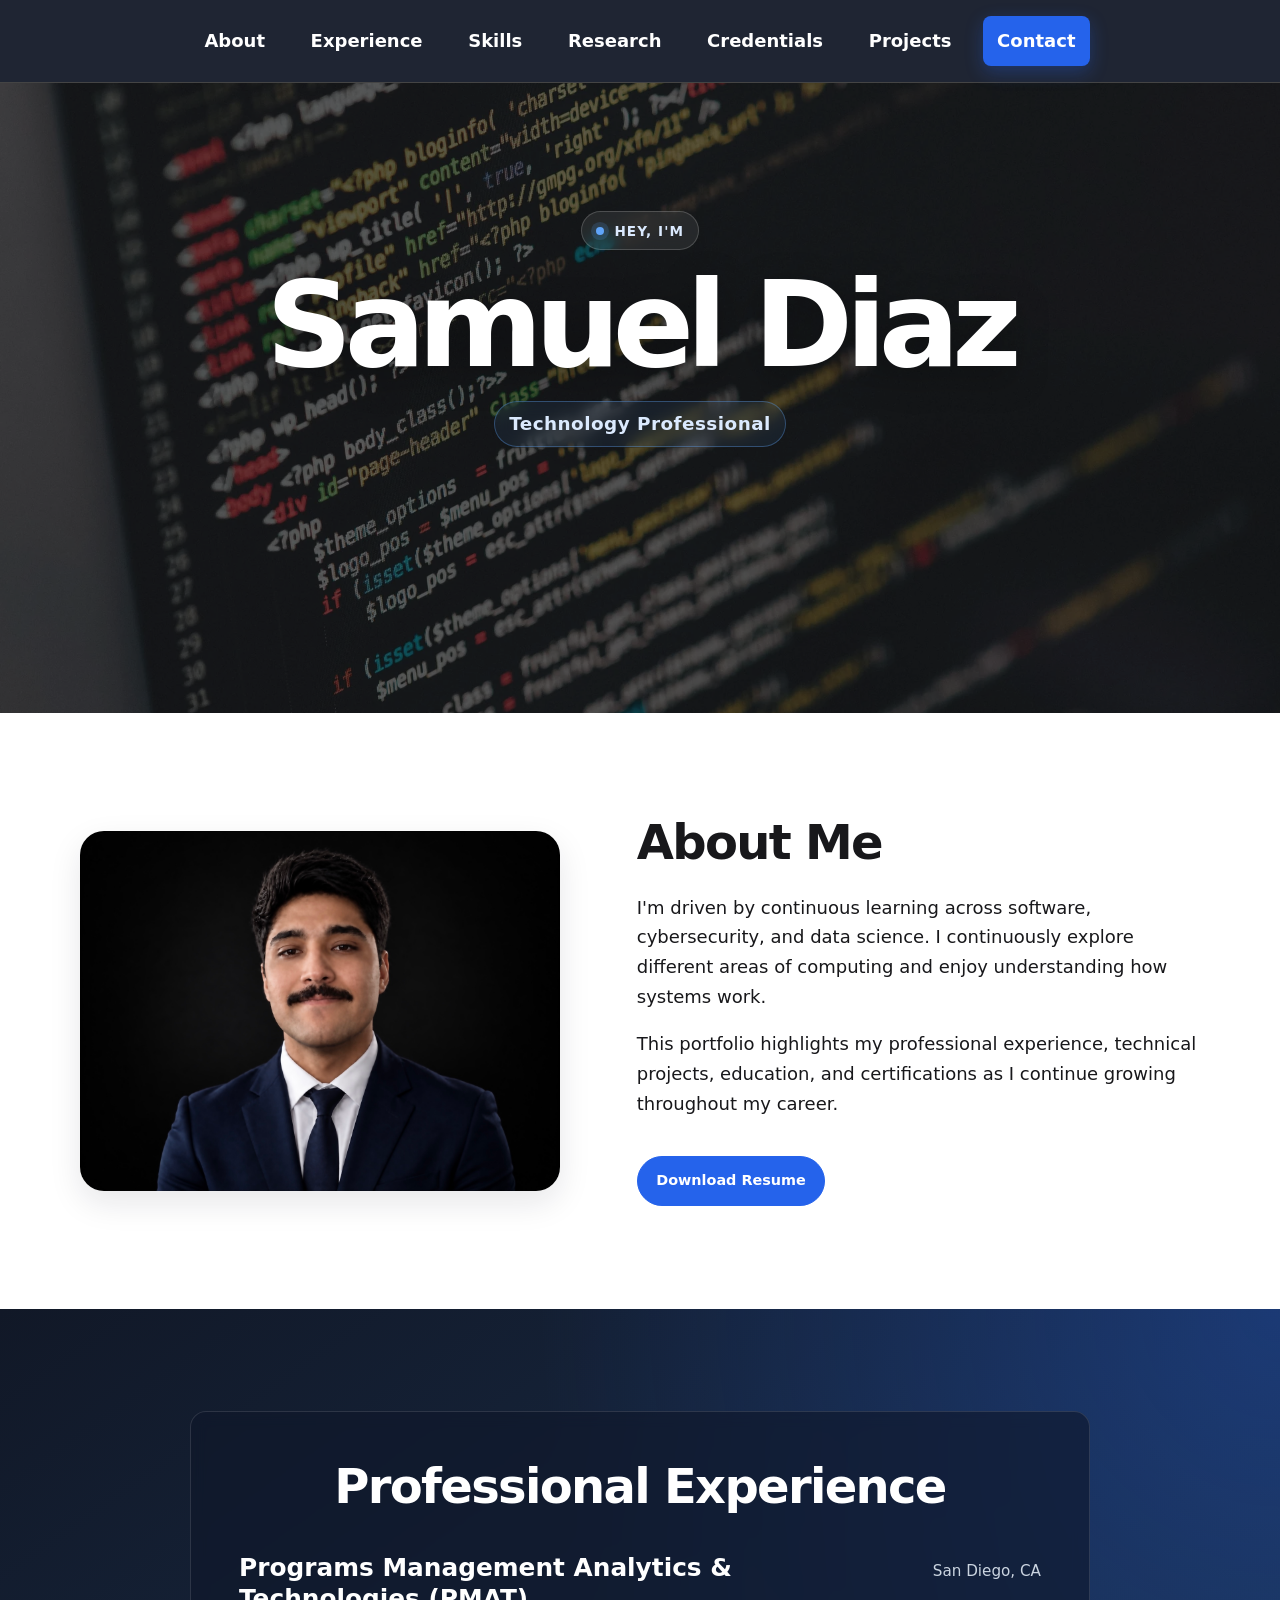
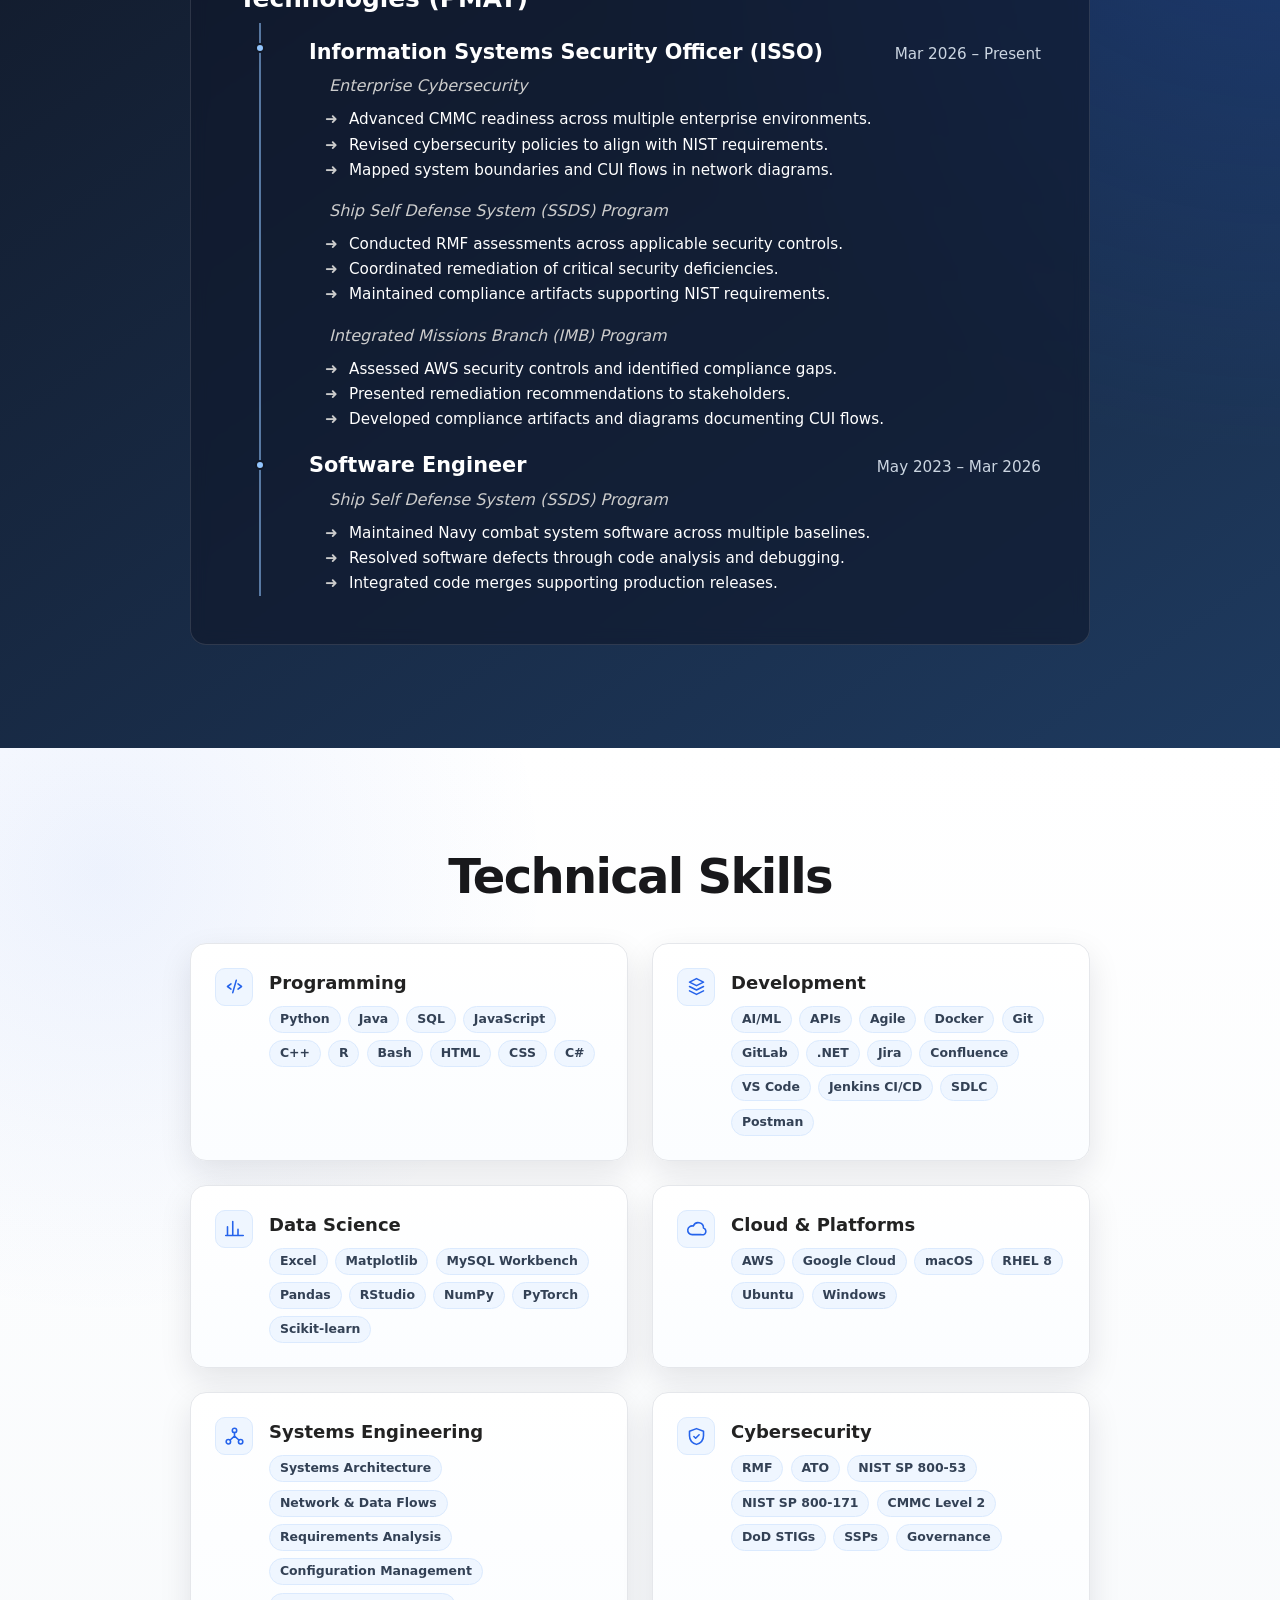
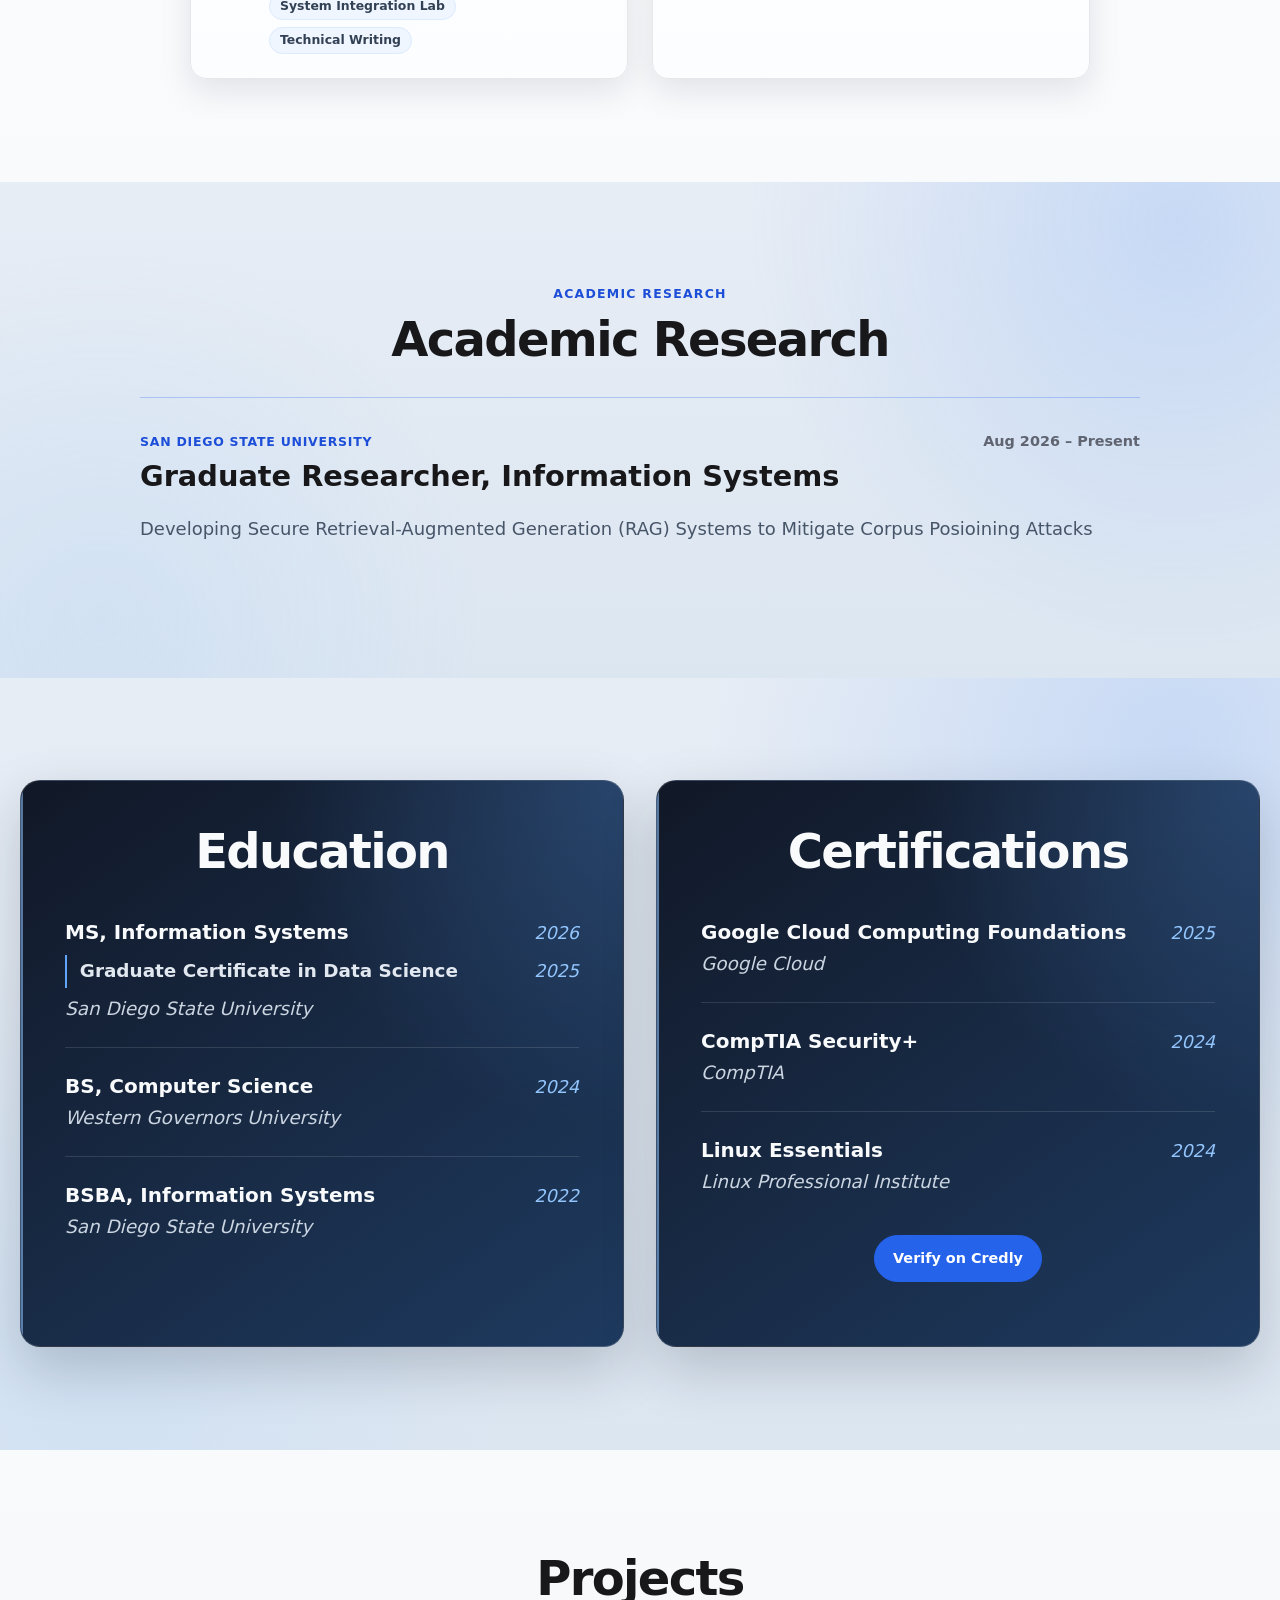
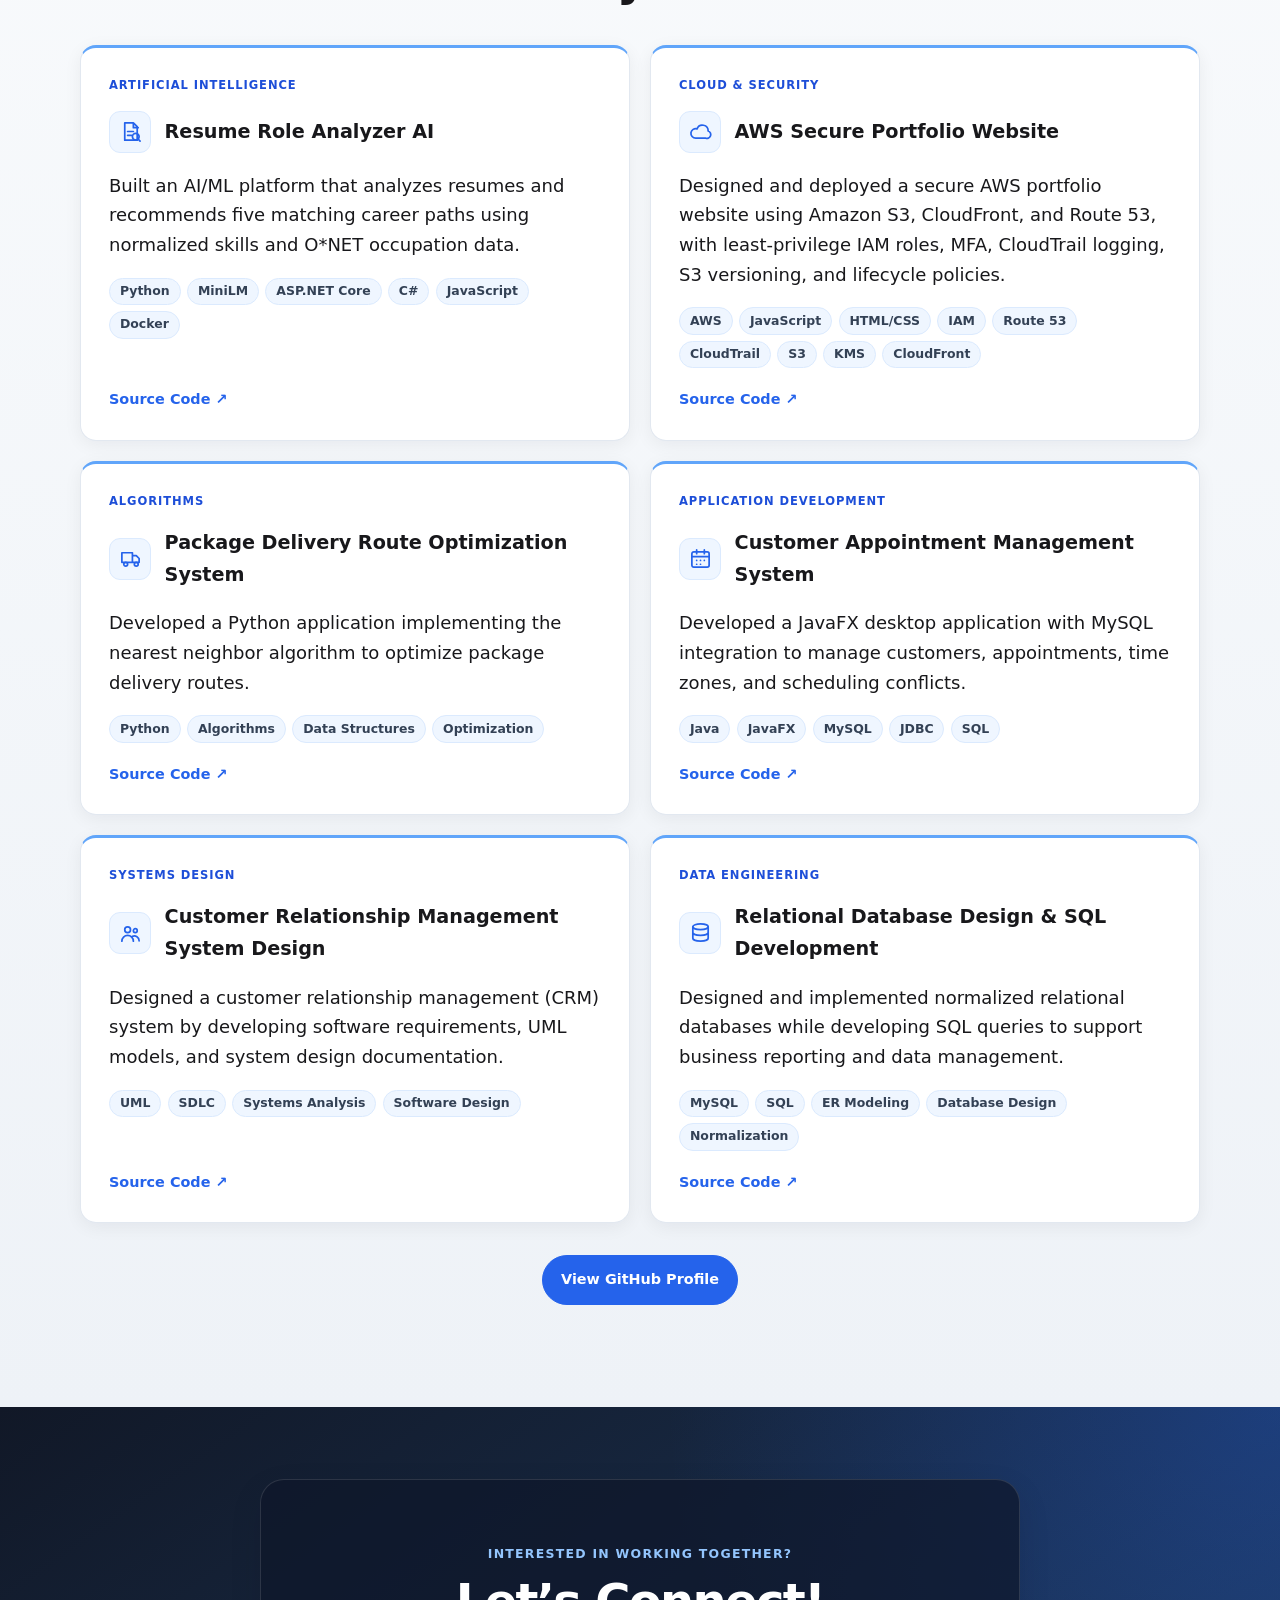
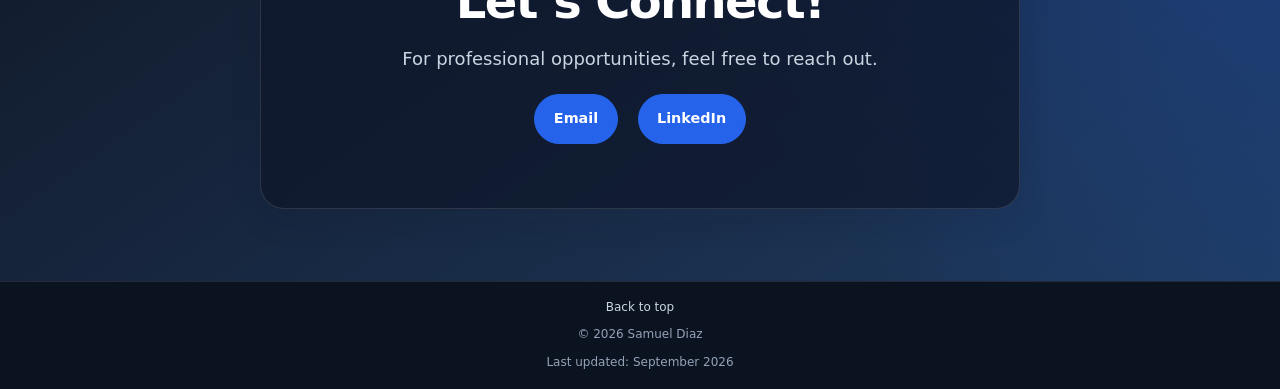
<file: samueldiaz.tech/index.html>
<!DOCTYPE html>
<html lang="en">
<head>
    <meta charset="UTF-8">
    <meta name="viewport" content="width=device-width, initial-scale=1.0">
    <meta name="description" content="Samuel Diaz's technology portfolio featuring experience and projects.">
    <meta name="theme-color" content="#111827">
    <meta property="og:type" content="website">
    <meta property="og:title" content="Samuel Diaz | Technology Portfolio">
    <meta property="og:description" content="Explore Samuel Diaz's experience and projects across software engineering, cybersecurity, cloud, and data science.">
    <meta name="twitter:card" content="summary">
    <meta name="twitter:title" content="Samuel Diaz | Technology Portfolio">
    <meta name="twitter:description" content="Explore Samuel Diaz's experience and projects across software engineering, cybersecurity, cloud, and data science.">
    <title>Samuel Diaz | Technology Portfolio</title>
    <link rel="icon" href="media/favicon.svg" type="image/svg+xml">
    <link rel="stylesheet" href="css/styles.css?v=20260903-1">
    <script src="js/main.js?v=20260816-4" defer></script>
</head>
<body>
    <a href="#main-content" class="skip-link">Skip to main content</a>
    <!-- Navigation Pane -->
    <header>
        <button class="nav-toggle" type="button" aria-expanded="false" aria-controls="primary-navigation" aria-label="Open navigation menu">
            <span></span>
            <span></span>
            <span></span>
        </button>
        <nav class="site-nav" aria-label="Primary navigation">
            <ul class="nav-links" id="primary-navigation">
                <li><a href="#about">About</a></li>
                <li><a href="#experience">Experience</a></li>
                <li><a href="#skills">Skills</a></li>
                <li><a href="#research">Research</a></li>
                <li><a href="#credentials">Credentials</a></li>
                <li><a href="#projects">Projects</a></li>
                <li><a href="#contact">Contact</a></li>
            </ul>
        </nav>
    </header>

    <main id="main-content" tabindex="-1">
    <!-- Home Section -->
    <section id="home" class="section">
        <div class="container">
            <p class="hero-eyebrow slide-in-left"><span></span>Hey, I'm</p>
            <h1 class="hero-name slide-in-right">Samuel Diaz</h1>
            <p class="hero-focus slide-in-left" aria-label="Technology Professional">Technology Professional</p>
        </div>
    </section>

    <!-- About Section -->
    <section id="about" class="section">
        <div class="container">
            <div class="about-layout">
                <img class="about-photo" src="media/professional-headshot-samuel-diaz.webp" alt="Professional portrait of Samuel Diaz" loading="lazy" decoding="async" width="1000" height="750">
                <div class="about-content">
                    <h2>About Me</h2>
                    <p>I'm driven by continuous learning across software, cybersecurity, and data science. I continuously explore different areas of computing and enjoy understanding how systems work.</p>
                    <p>This portfolio highlights my professional experience, technical projects, education, and certifications as I continue growing throughout my career.</p>
                    <a href="media/tech-resume-samuel-diaz.pdf" class="btn" download>Download Resume</a>
                </div>
            </div>
        </div>
    </section>

    <!-- Experience Section -->
    <section id="experience" class="section">
        <div class="container">
            <h2>Professional Experience</h2>
            <div class="company-heading">
                <h3>Programs Management Analytics &amp; Technologies (PMAT)</h3>
                <p class="experience-location">San Diego, CA</p>
            </div>
            <div class="company-roles">
                <div class="role-entry">
                    <h4 class="job-heading">
                        <span class="job-title">Information Systems Security Officer (ISSO)</span>
                        <span class="job-date">Mar 2026 – Present</span>
                    </h4>
                    <p class="experience-subheading">Enterprise Cybersecurity</p>
                    <ul>
                        <li>Advanced CMMC readiness across multiple enterprise environments.</li>
                        <li>Revised cybersecurity policies to align with NIST requirements.</li>
                        <li>Mapped system boundaries and CUI flows in network diagrams.</li>
                    </ul>
                    <p class="experience-subheading">Ship Self Defense System (SSDS) Program</p>
                    <ul>
                        <li>Conducted RMF assessments across applicable security controls.</li>
                        <li>Coordinated remediation of critical security deficiencies.</li>
                        <li>Maintained compliance artifacts supporting NIST requirements.</li>
                    </ul>
                    <p class="experience-subheading">Integrated Missions Branch (IMB) Program</p>
                    <ul>
                        <li>Assessed AWS security controls and identified compliance gaps.</li>
                        <li>Presented remediation recommendations to stakeholders.</li>
                        <li>Developed compliance artifacts and diagrams documenting CUI flows.</li>
                    </ul>
                </div>
                <div class="role-entry">
                    <h4 class="job-heading">
                        <span class="job-title">Software Engineer</span>
                        <span class="job-date">May 2023 – Mar 2026</span>
                    </h4>
                    <p class="experience-subheading">Ship Self Defense System (SSDS) Program</p>
                    <ul>
                        <li>Maintained Navy combat system software across multiple baselines.</li>
                        <li>Resolved software defects through code analysis and debugging.</li>
                        <li>Integrated code merges supporting production releases.</li>
                    </ul>
                </div>
            </div>
        </div>
    </section>

    <!-- Skills Section -->
    <section id="skills" class="section">
        <div class="container">
            <h2>Technical Skills</h2>
            <ul class="skill-grid">
                <li class="skill-card">
                    <span class="skill-icon" aria-hidden="true"><svg viewBox="0 0 24 24"><path d="m8 9-4 3 4 3M16 9l4 3-4 3M14 5l-4 14"/></svg></span>
                    <div class="skill-content">
                        <strong>Programming</strong>
                        <div class="skill-tags">
                            <span>Python</span><span>Java</span><span>SQL</span><span>JavaScript</span><span>C++</span>
                            <span>R</span><span>Bash</span><span>HTML</span><span>CSS</span><span>C#</span>
                        </div>
                    </div>
                </li>
                <li class="skill-card">
                    <span class="skill-icon" aria-hidden="true"><svg viewBox="0 0 24 24"><path d="m12 3 8 4-8 4-8-4 8-4ZM4 12l8 4 8-4M4 17l8 4 8-4"/></svg></span>
                    <div class="skill-content">
                        <strong>Development</strong>
                        <div class="skill-tags">
                            <span>AI/ML</span><span>APIs</span><span>Agile</span><span>Docker</span><span>Git</span>
                            <span>GitLab</span><span>.NET</span><span>Jira</span><span>Confluence</span><span>VS Code</span>
                            <span>Jenkins CI/CD</span><span>SDLC</span><span>Postman</span>
                        </div>
                    </div>
                </li>
                <li class="skill-card">
                    <span class="skill-icon" aria-hidden="true"><svg viewBox="0 0 24 24"><path d="M4 20V10M10 20V4M16 20v-7M22 20H2"/></svg></span>
                    <div class="skill-content">
                        <strong>Data Science</strong>
                        <div class="skill-tags">
                            <span>Excel</span><span>Matplotlib</span><span>MySQL Workbench</span><span>Pandas</span>
                            <span>RStudio</span><span>NumPy</span><span>PyTorch</span><span>Scikit-learn</span>
                        </div>
                    </div>
                </li>
                <li class="skill-card">
                    <span class="skill-icon" aria-hidden="true"><svg viewBox="0 0 24 24"><path d="M17.5 19H7a5 5 0 1 1 1.4-9.8A6 6 0 0 1 20 11.5 3.75 3.75 0 0 1 17.5 19Z"/></svg></span>
                    <div class="skill-content">
                        <strong>Cloud &amp; Platforms</strong>
                        <div class="skill-tags">
                            <span>AWS</span><span>Google Cloud</span><span>macOS</span><span>RHEL 8</span>
                            <span>Ubuntu</span><span>Windows</span>
                        </div>
                    </div>
                </li>
                <li class="skill-card">
                    <span class="skill-icon" aria-hidden="true"><svg viewBox="0 0 24 24"><circle cx="12" cy="5" r="2.5"/><circle cx="5" cy="18" r="2.5"/><circle cx="19" cy="18" r="2.5"/><path d="M12 7.5v4M7 16l5-4.5 5 4.5"/></svg></span>
                    <div class="skill-content">
                        <strong>Systems Engineering</strong>
                        <div class="skill-tags">
                            <span>Systems Architecture</span><span>Network &amp; Data Flows</span>
                            <span>Requirements Analysis</span><span>Configuration Management</span>
                            <span>System Integration Lab</span><span>Technical Writing</span>
                        </div>
                    </div>
                </li>
                <li class="skill-card">
                    <span class="skill-icon" aria-hidden="true"><svg viewBox="0 0 24 24"><path d="M12 3 20 6v5c0 5-3.4 8.5-8 10-4.6-1.5-8-5-8-10V6l8-3Z"/><path d="m9 12 2 2 4-4"/></svg></span>
                    <div class="skill-content">
                        <strong>Cybersecurity</strong>
                        <div class="skill-tags">
                            <span>RMF</span><span>ATO</span><span>NIST SP 800-53</span><span>NIST SP 800-171</span>
                            <span>CMMC Level 2</span><span>DoD STIGs</span><span>SSPs</span><span>Governance</span>
                        </div>
                    </div>
                </li>
            </ul>
        </div>
    </section>

    <!-- Research Section -->
    <section id="research" class="section">
        <div class="container">
            <p class="section-eyebrow">Academic research</p>
            <h2>Academic Research</h2>
            <article class="research-entry">
                <div class="research-heading">
                    <div>
                        <p class="research-meta">San Diego State University</p>
                        <h3>Graduate Researcher, Information Systems</h3>
                    </div>
                    <time datetime="2026-08">Aug 2026 – Present</time>
                </div>
                <p class="research-description">Developing Secure Retrieval-Augmented Generation (RAG) Systems to Mitigate Corpus Posioining Attacks</p>
            </article>
        </div>
    </section>

    <!-- Education & Certifications Section -->
    <section id="credentials" class="section">
        <div class="container">
            <h2 class="sr-only">Credentials</h2>
            <div class="credential-grid">
                <div class="credential-card reveal-card reveal-left">
                    <h3>Education</h3>
                    <ul>
                        <li>
                            <div class="credential-heading">
                                <strong>MS, Information Systems</strong>
                                <time class="credential-date" datetime="2026">2026</time>
                            </div>
                            <div class="nested-credential credential-heading">
                                <span>Graduate Certificate in Data Science</span>
                                <time class="credential-date" datetime="2025">2025</time>
                            </div>
                            <span>San Diego State University</span>
                        </li>
                        <li>
                            <div class="credential-heading">
                                <strong>BS, Computer Science</strong>
                                <time class="credential-date" datetime="2024">2024</time>
                            </div>
                            <span>Western Governors University</span>
                        </li>
                        <li>
                            <div class="credential-heading">
                                <strong>BSBA, Information Systems</strong>
                                <time class="credential-date" datetime="2022">2022</time>
                            </div>
                            <span>San Diego State University</span>
                        </li>
                    </ul>
                </div>
                <div class="credential-card reveal-card reveal-right">
                    <h3>Certifications</h3>
                    <ul>
                        <li>
                            <div class="credential-heading">
                                <strong>Google Cloud Computing Foundations</strong>
                                <time class="credential-date" datetime="2025">2025</time>
                            </div>
                            <span>Google Cloud</span>
                        </li>
                        <li>
                            <div class="credential-heading">
                                <strong>CompTIA Security+</strong>
                                <time class="credential-date" datetime="2024">2024</time>
                            </div>
                            <span>CompTIA</span>
                        </li>
                        <li>
                            <div class="credential-heading">
                                <strong>Linux Essentials</strong>
                                <time class="credential-date" datetime="2024">2024</time>
                            </div>
                            <span>Linux Professional Institute</span>
                        </li>
                    </ul>
                    <p>
                        <a href="https://www.credly.com/users/sdiaztech" target="_blank" rel="noopener noreferrer" class="btn">
                            Verify on Credly
                        </a>
                    </p>
                </div>
            </div>
        </div>
    </section>

    <!-- Projects Section -->
    <section id="projects" class="section">
        <div class="container">
            <h2>Projects</h2>
            <div class="project-grid">
                <article class="project">
                    <span class="project-category">Artificial Intelligence</span>
                    <div class="project-heading">
                        <span class="project-icon" aria-hidden="true">
                            <svg viewBox="0 0 24 24"><path d="M6 3h9l4 4v14H6zM15 3v5h5M9 12h6M9 16h4"/><circle cx="17.5" cy="17.5" r="3.5"/><path d="m20 20 2 2"/></svg>
                        </span>
                        <h3>Resume Role Analyzer AI</h3>
                    </div>
                    <p>Built an AI/ML platform that analyzes resumes and recommends five matching career paths using normalized skills and O*NET occupation data.</p>
                    <ul class="project-tech" aria-label="Technologies"><li>Python</li><li>MiniLM</li><li>ASP.NET Core</li><li>C#</li><li>JavaScript</li><li>Docker</li></ul>
                    <a href="https://github.com/sdiaztech/resume-role-analyzer-ai" target="_blank" rel="noopener noreferrer" class="project-link">Source Code <span aria-hidden="true">↗</span></a>
                </article>
                <article class="project">
                    <span class="project-category">Cloud &amp; Security</span>
                    <div class="project-heading">
                        <span class="project-icon" aria-hidden="true">
                            <svg viewBox="0 0 24 24"><path d="M17.5 19H7a5 5 0 1 1 1.4-9.8A6 6 0 0 1 20 11.5 3.75 3.75 0 0 1 17.5 19Z"/></svg>
                        </span>
                        <h3>AWS Secure Portfolio Website</h3>
                    </div>
                    <p>Designed and deployed a secure AWS portfolio website using Amazon S3, CloudFront, and Route 53, with least-privilege IAM roles, MFA, CloudTrail logging, S3 versioning, and lifecycle policies.</p>
                    <ul class="project-tech" aria-label="Technologies"><li>AWS</li><li>JavaScript</li><li>HTML/CSS</li><li>IAM</li><li>Route 53</li><li>CloudTrail</li><li>S3</li><li>KMS</li><li>CloudFront</li></ul>
                    <a href="https://github.com/sdiaztech/aws-cloud-portfolio-website" target="_blank" rel="noopener noreferrer" class="project-link">Source Code <span aria-hidden="true">↗</span></a>
                </article>
                <article class="project">
                    <span class="project-category">Algorithms</span>
                    <div class="project-heading">
                        <span class="project-icon" aria-hidden="true">
                            <svg viewBox="0 0 24 24"><path d="M3 6h11v10H3zM14 9h4l3 3v4h-7z"/><circle cx="7" cy="18" r="2"/><circle cx="18" cy="18" r="2"/></svg>
                        </span>
                        <h3>Package Delivery Route Optimization System</h3>
                    </div>
                    <p>Developed a Python application implementing the nearest neighbor algorithm to optimize package delivery routes.</p>
                    <ul class="project-tech" aria-label="Technologies"><li>Python</li><li>Algorithms</li><li>Data Structures</li><li>Optimization</li></ul>
                    <a href="https://github.com/sdiaztech/package-delivery-route-optimization-system" target="_blank" rel="noopener noreferrer" class="project-link">Source Code <span aria-hidden="true">↗</span></a>
                </article>
                <article class="project">
                    <span class="project-category">Application Development</span>
                    <div class="project-heading">
                        <span class="project-icon" aria-hidden="true">
                            <svg viewBox="0 0 24 24"><rect x="3" y="5" width="18" height="16" rx="2"/><path d="M16 3v4M8 3v4M3 10h18M8 14h.01M12 14h.01M16 14h.01M8 18h.01M12 18h.01"/></svg>
                        </span>
                        <h3>Customer Appointment Management System</h3>
                    </div>
                    <p>Developed a JavaFX desktop application with MySQL integration to manage customers, appointments, time zones, and scheduling conflicts.</p>
                    <ul class="project-tech" aria-label="Technologies"><li>Java</li><li>JavaFX</li><li>MySQL</li><li>JDBC</li><li>SQL</li></ul>
                    <a href="https://github.com/sdiaztech/customer-appointment-management-system" target="_blank" rel="noopener noreferrer" class="project-link">Source Code <span aria-hidden="true">↗</span></a>
                </article>
                <article class="project">
                    <span class="project-category">Systems Design</span>
                    <div class="project-heading">
                        <span class="project-icon" aria-hidden="true">
                            <svg viewBox="0 0 24 24"><circle cx="9" cy="8" r="3"/><circle cx="17" cy="9" r="2"/><path d="M3 20a6 6 0 0 1 12 0M14 15a5 5 0 0 1 7 4.6"/></svg>
                        </span>
                        <h3>Customer Relationship Management System Design</h3>
                    </div>
                    <p>Designed a customer relationship management (CRM) system by developing software requirements, UML models, and system design documentation.</p>
                    <ul class="project-tech" aria-label="Technologies"><li>UML</li><li>SDLC</li><li>Systems Analysis</li><li>Software Design</li></ul>
                    <a href="https://github.com/sdiaztech/crm-system-design" target="_blank" rel="noopener noreferrer" class="project-link">Source Code <span aria-hidden="true">↗</span></a>
                </article>
                <article class="project">
                    <span class="project-category">Data Engineering</span>
                    <div class="project-heading">
                        <span class="project-icon" aria-hidden="true">
                            <svg viewBox="0 0 24 24"><ellipse cx="12" cy="5" rx="8" ry="3"/><path d="M4 5v6c0 1.7 3.6 3 8 3s8-1.3 8-3V5M4 11v6c0 1.7 3.6 3 8 3s8-1.3 8-3v-6"/></svg>
                        </span>
                        <h3>Relational Database Design &amp; SQL Development</h3>
                    </div>
                    <p>Designed and implemented normalized relational databases while developing SQL queries to support business reporting and data management.</p>
                    <ul class="project-tech" aria-label="Technologies"><li>MySQL</li><li>SQL</li><li>ER Modeling</li><li>Database Design</li><li>Normalization</li></ul>
                    <a href="https://github.com/sdiaztech/relational-database-design-and-sql-development" target="_blank" rel="noopener noreferrer" class="project-link">Source Code <span aria-hidden="true">↗</span></a>
                </article>
            </div>
            <a href="https://github.com/sdiaztech" target="_blank" rel="noopener noreferrer" class="btn projects-action">View GitHub Profile</a>
        </div>
    </section>

    <!-- Contact Section -->
    <section id="contact" class="section">
        <div class="contact-card">
            <p class="contact-eyebrow">Interested in working together?</p>
            <h2>Let’s Connect!</h2>
            <p>For professional opportunities, feel free to reach out.</p>
            <div class="contact-links">
                <a href="mailto:samdiaztech@gmail.com" class="btn">Email</a>
                <a href="https://www.linkedin.com/in/sdiaztech" target="_blank" rel="noopener noreferrer" class="btn">LinkedIn</a>
            </div>
        </div>
    </section>
    </main>

    <!-- Footer Section -->
    <footer>
        <a href="#home" class="back-to-top">Back to top</a>
        <p>© 2026 Samuel Diaz</p>
        <p>Last updated: September 2026</p>
    </footer>
</body>
</html>
</file>
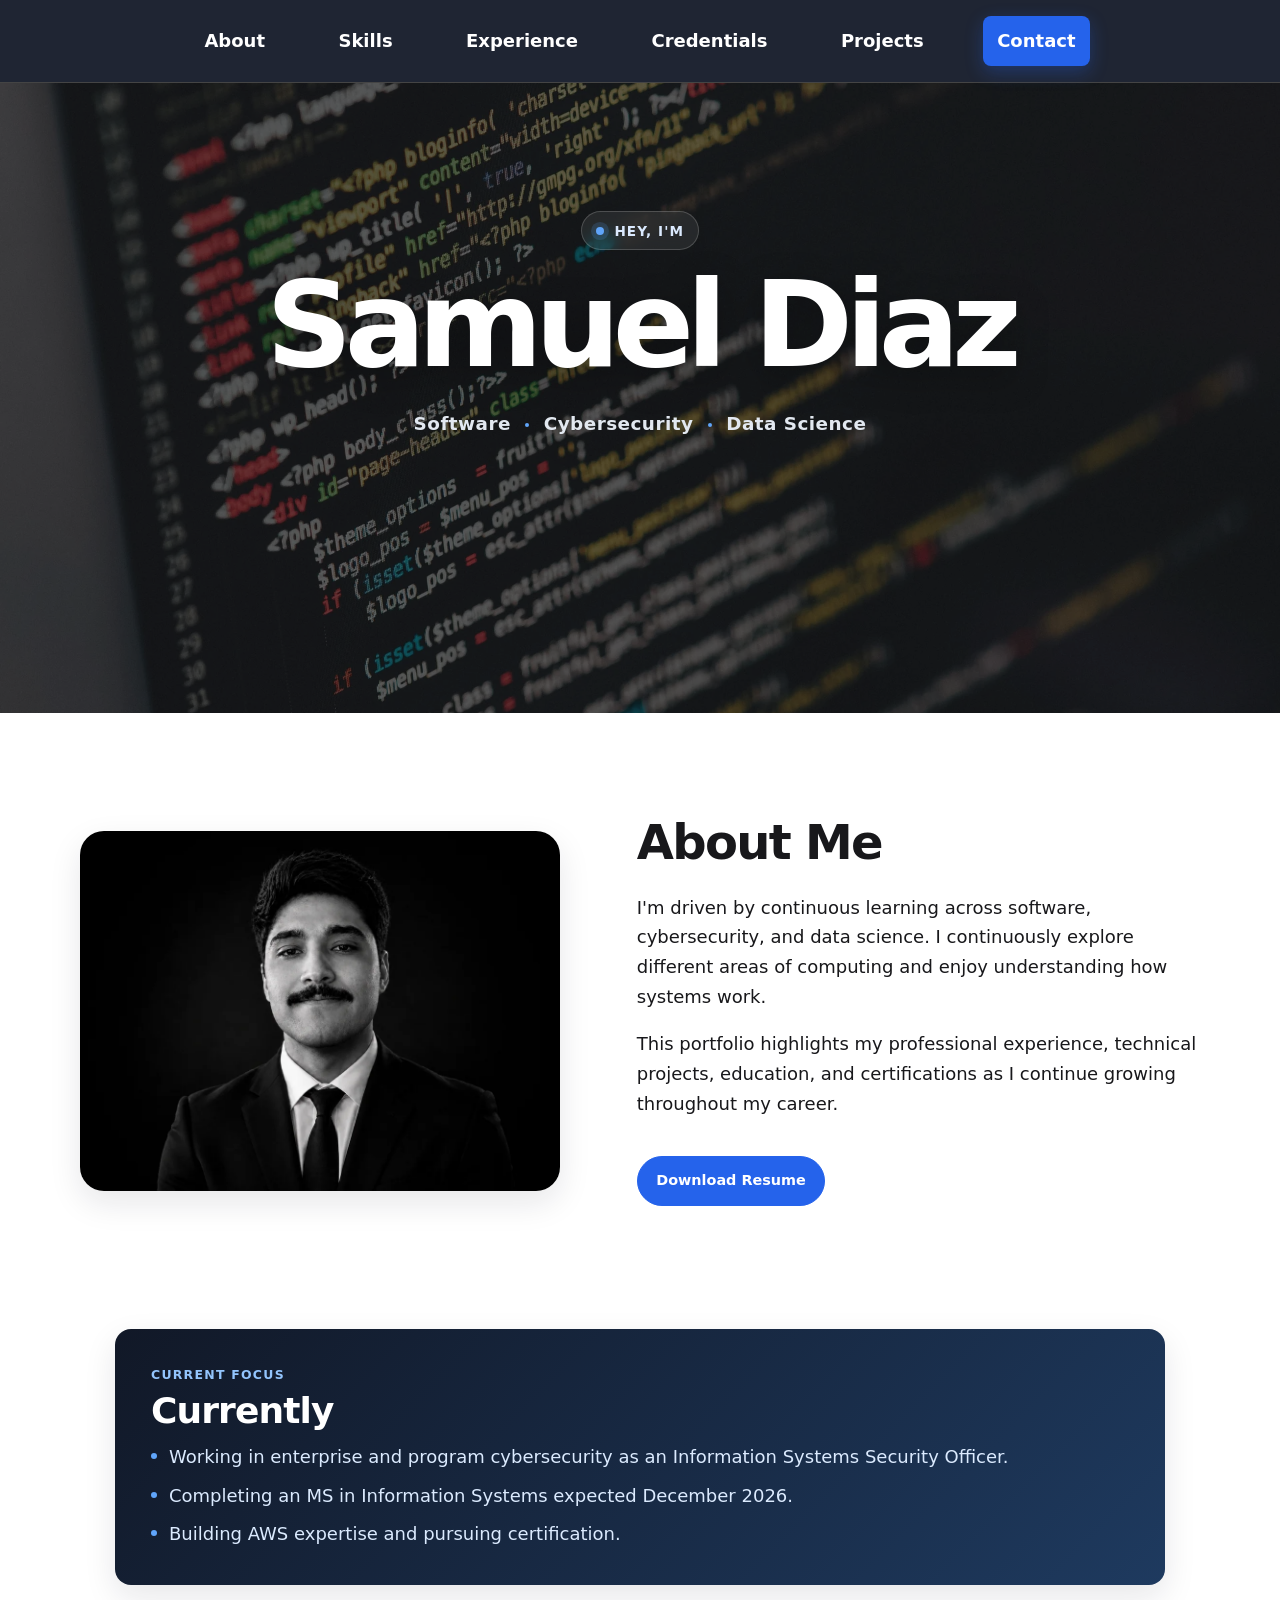
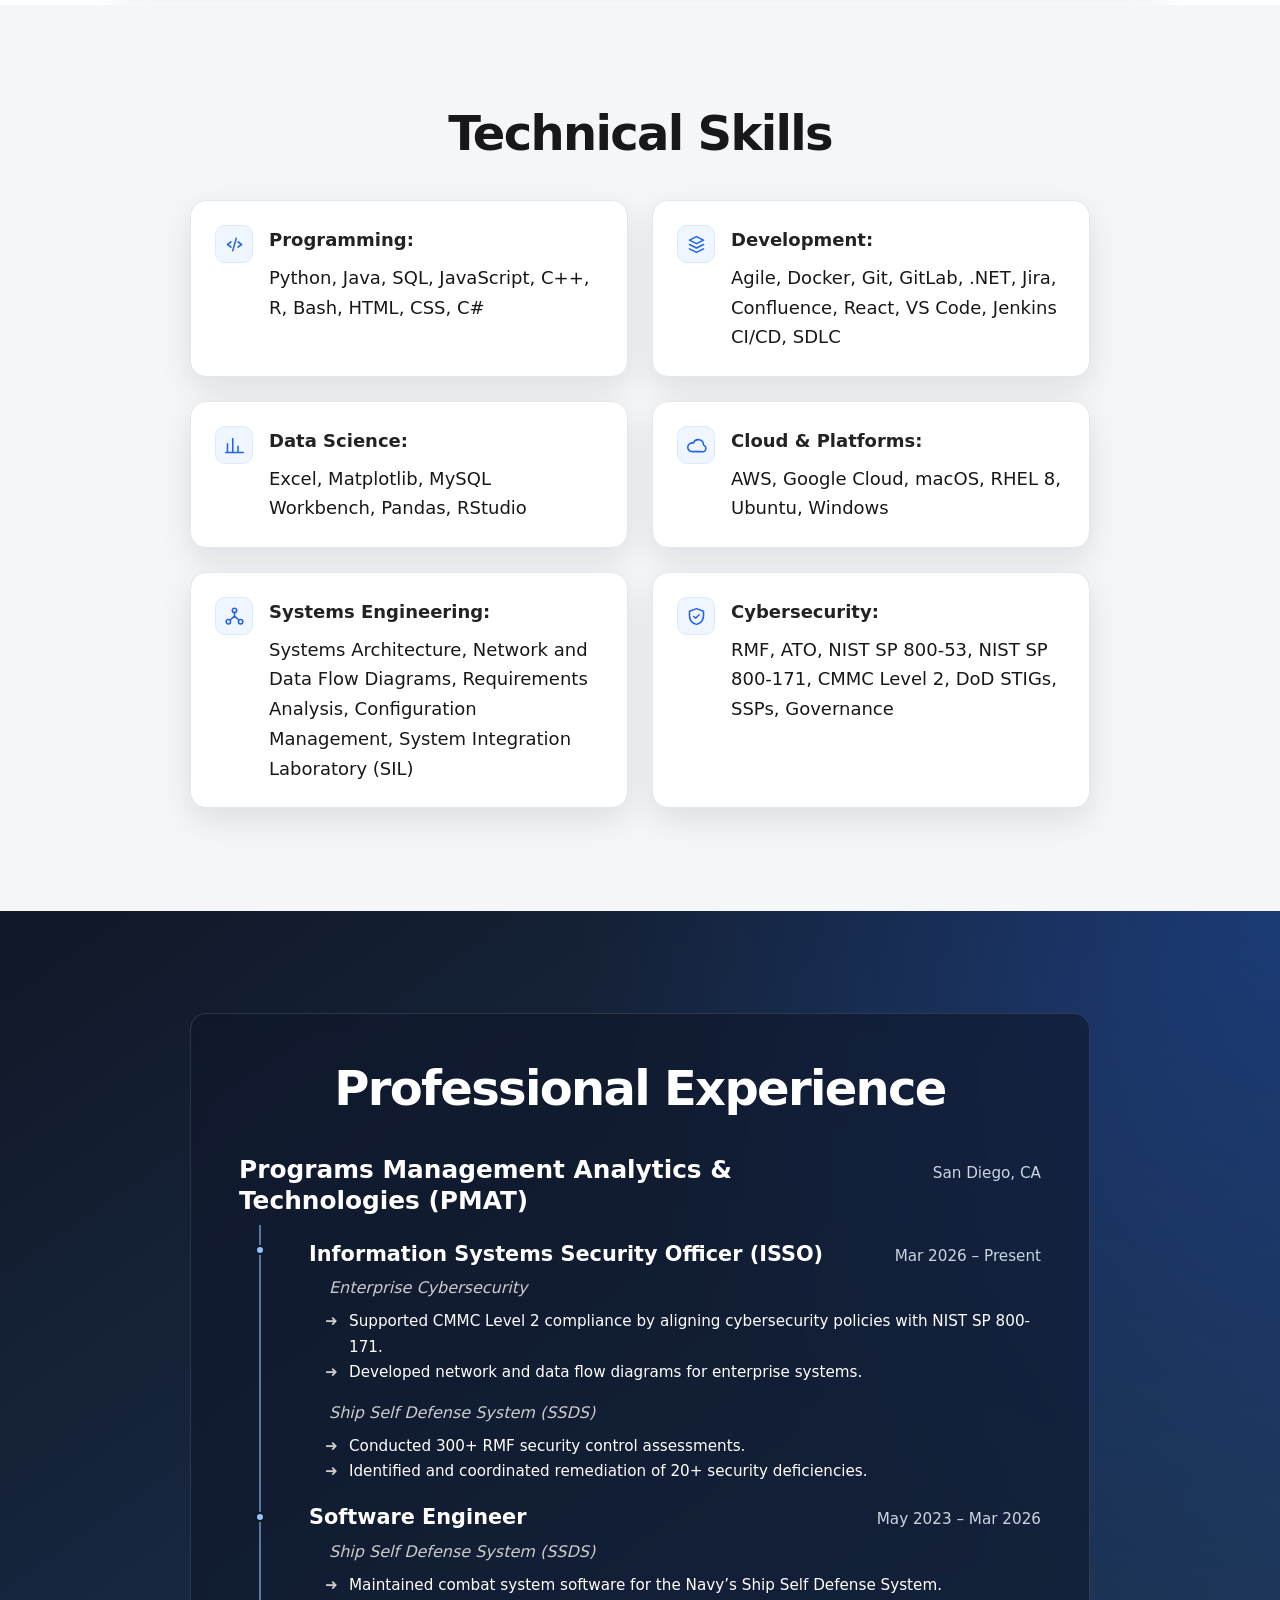
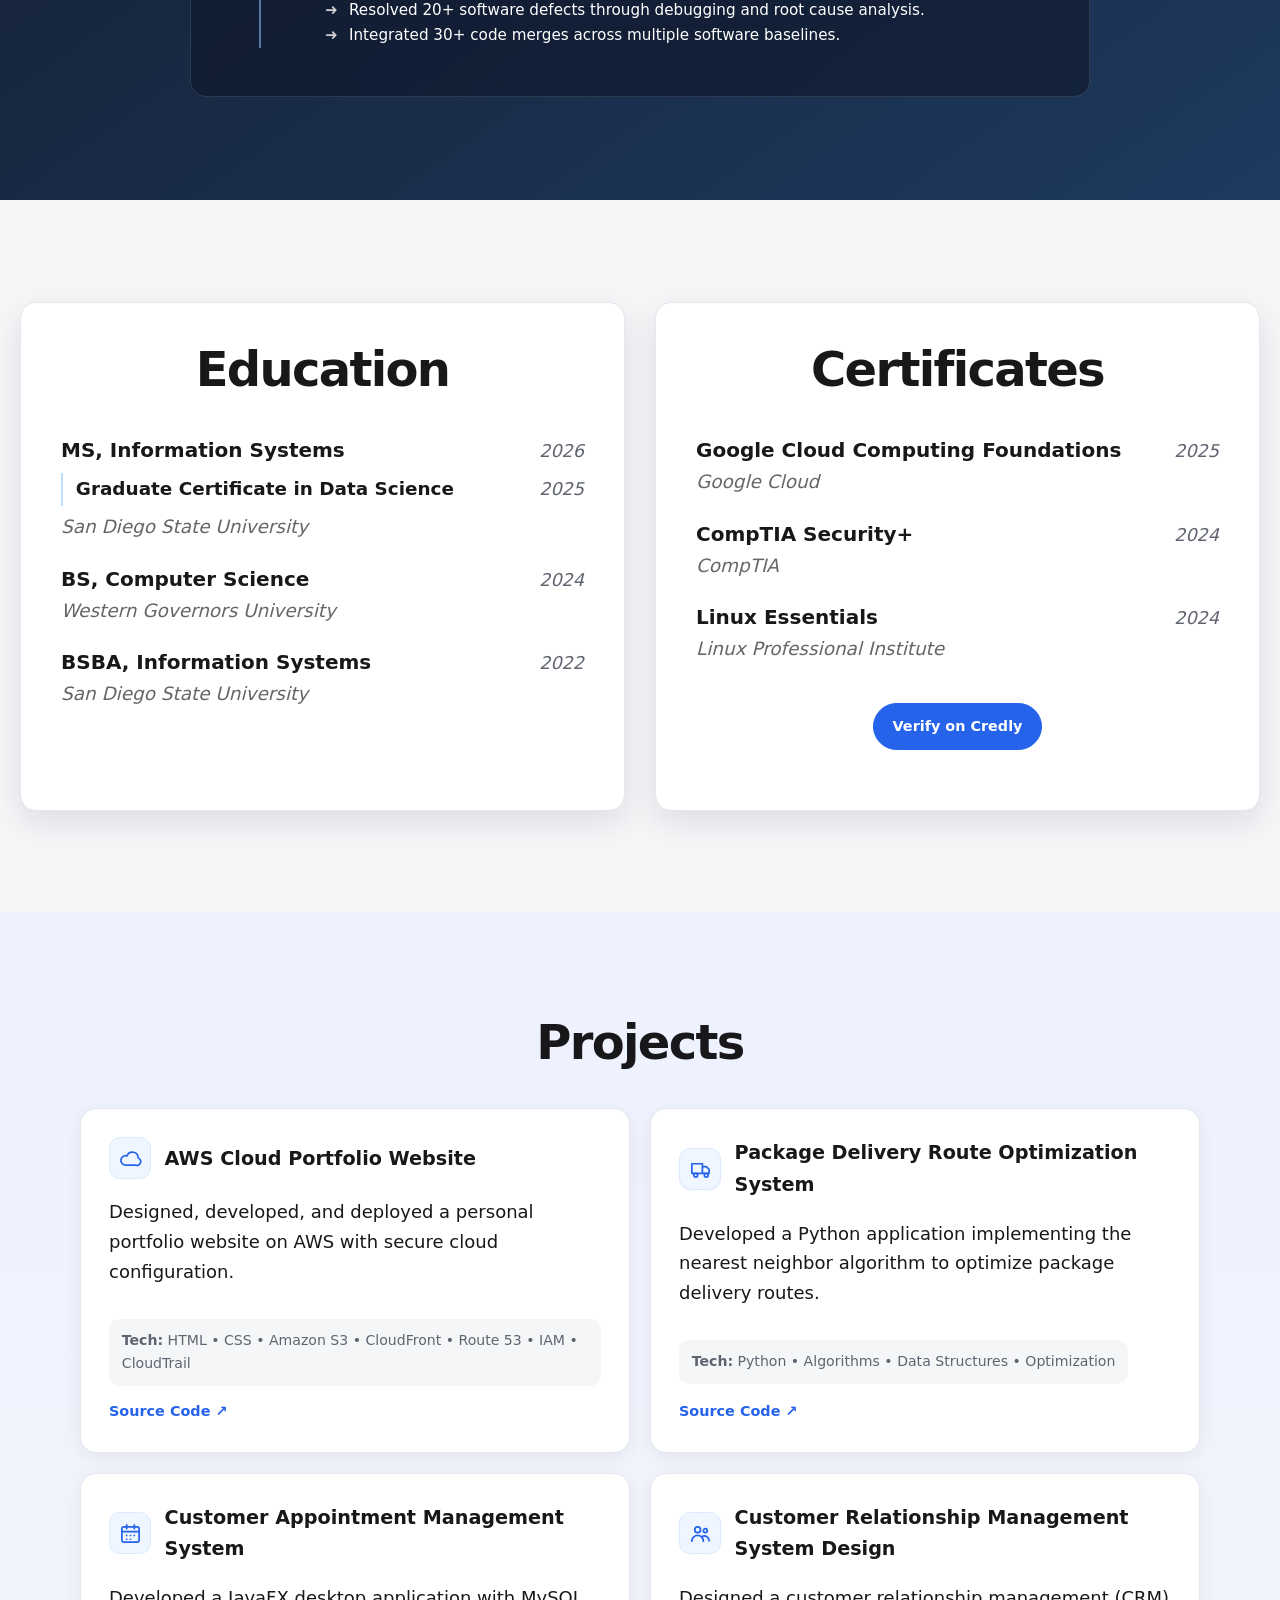
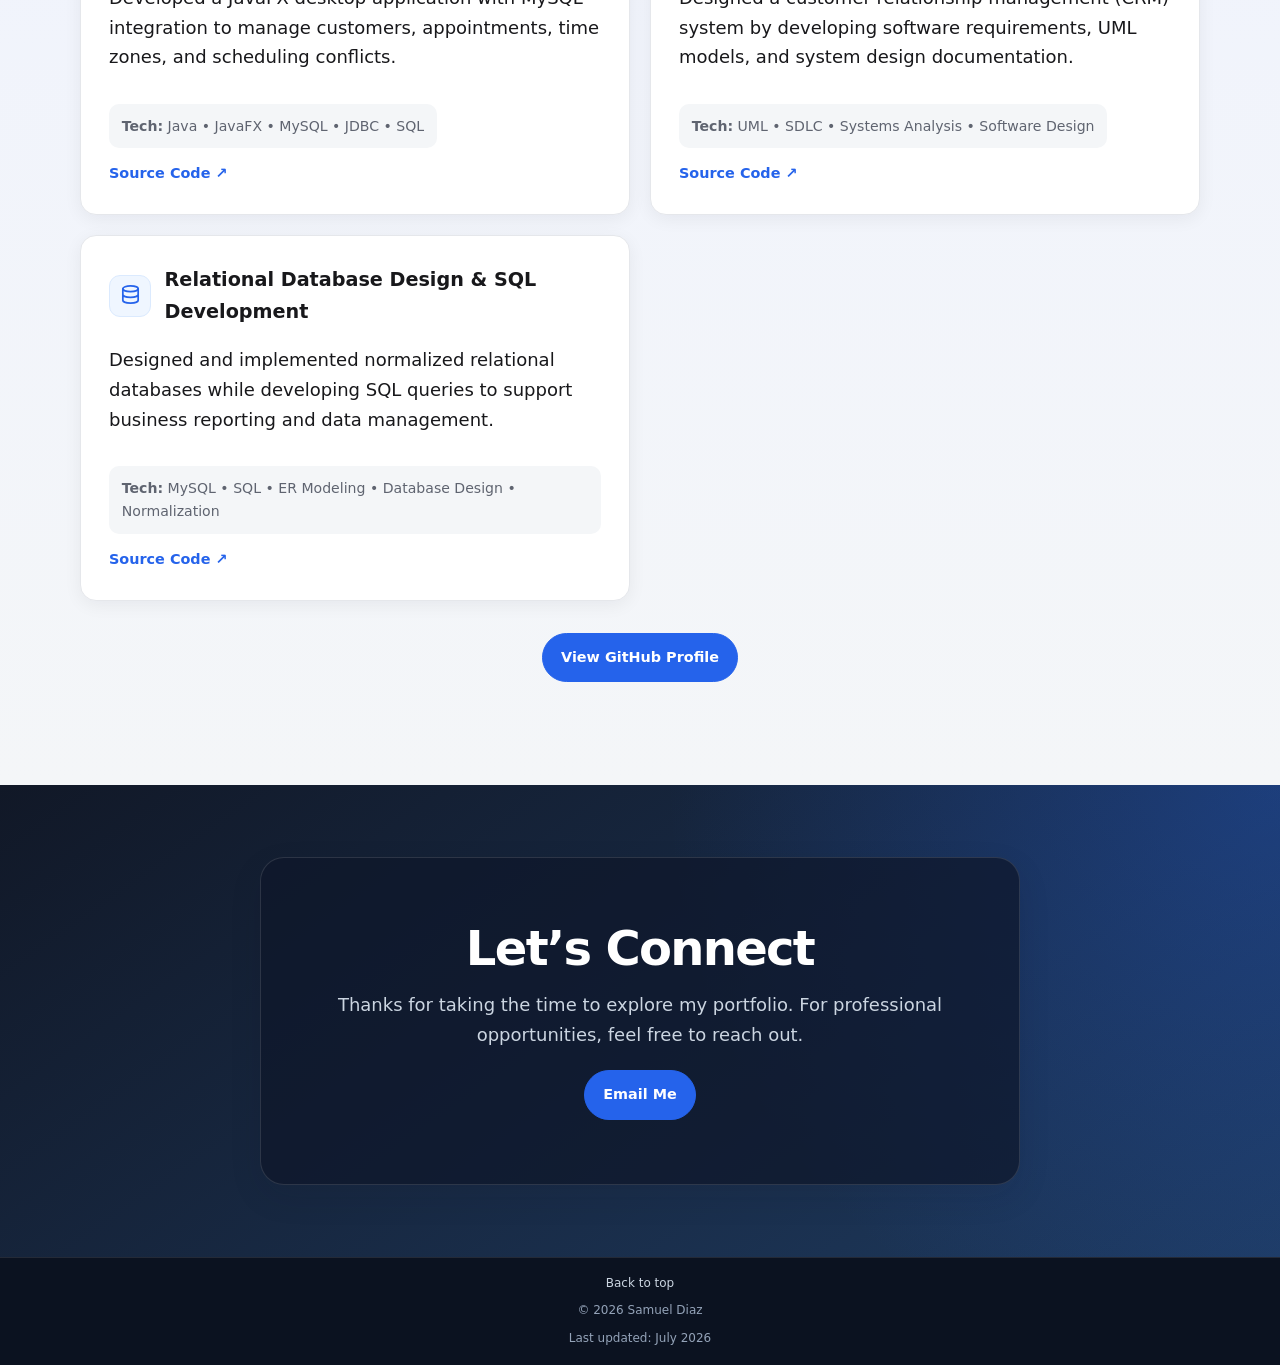
<file: site/index.html>
<!DOCTYPE html>
<html lang="en">
<head>
    <meta charset="UTF-8">
    <meta name="viewport" content="width=device-width, initial-scale=1.0">
    <meta name="description" content="Samuel Diaz's technology portfolio featuring experience and projects.">
    <meta name="theme-color" content="#111827">
    <meta property="og:type" content="website">
    <meta property="og:title" content="Samuel Diaz | Technology Portfolio">
    <meta property="og:description" content="Explore Samuel Diaz's experience and projects across software engineering, cybersecurity, cloud, and data science.">
    <meta name="twitter:card" content="summary">
    <meta name="twitter:title" content="Samuel Diaz | Technology Portfolio">
    <meta name="twitter:description" content="Explore Samuel Diaz's experience and projects across software engineering, cybersecurity, cloud, and data science.">
    <title>Samuel Diaz | Technology Portfolio</title>
    <link rel="icon" href="media/favicon.svg" type="image/svg+xml">
    <link rel="stylesheet" href="css/styles.css">
    <script src="js/main.js" defer></script>
</head>
<body>
    <a href="#main-content" class="skip-link">Skip to main content</a>
    <!-- Navigation Pane -->
    <header>
        <button class="nav-toggle" type="button" aria-expanded="false" aria-controls="primary-navigation" aria-label="Open navigation menu">
            <span></span>
            <span></span>
            <span></span>
        </button>
        <nav class="site-nav">
            <ul class="nav-links" id="primary-navigation">
                <li><a href="#about">About</a></li>
                <li><a href="#skills">Skills</a></li>
                <li><a href="#experience">Experience</a></li>
                <li><a href="#credentials">Credentials</a></li>
                <li><a href="#projects">Projects</a></li>
                <li><a href="#contact">Contact</a></li>
            </ul>
        </nav>
    </header>

    <main id="main-content" tabindex="-1">
    <!-- Home Section -->
    <section id="home" class="section">
        <div class="container">
            <p class="hero-eyebrow slide-in-left"><span></span>Hey, I'm</p>
            <h1 class="hero-name slide-in-right">Samuel Diaz</h1>
            <p class="hero-focus slide-in-left" aria-label="Software, Cybersecurity, and Data Science">
                <span>Software</span>
                <span>Cybersecurity</span>
                <span>Data Science</span>
            </p>
        </div>
    </section>

    <!-- About Section -->
    <section id="about" class="section">
        <div class="container">
            <div class="about-layout">
                <img class="about-photo" src="media/professional-headshot-samuel-diaz.webp" alt="Professional portrait of Samuel Diaz" loading="lazy" decoding="async" width="1000" height="750">
                <div class="about-content">
                    <h2>About Me</h2>
                    <p>I'm driven by continuous learning across software, cybersecurity, and data science. I continuously explore different areas of computing and enjoy understanding how systems work.</p>
                    <p>This portfolio highlights my professional experience, technical projects, education, and certifications as I continue growing throughout my career.</p>
                    <a href="media/tech-resume-samuel-diaz.pdf" class="btn" download>Download Resume</a>
                </div>
            </div>
        </div>
    </section>

    <!-- Currently Section -->
    <section id="currently" class="currently-section" aria-labelledby="currently-title">
        <div class="currently-card">
            <p class="currently-label">Current focus</p>
            <h2 id="currently-title">Currently</h2>
            <ul>
                <li>Working in enterprise and program cybersecurity as an Information Systems Security Officer.</li>
                <li>Completing an MS in Information Systems expected December 2026.</li>
                <li>Building AWS expertise and pursuing certification.</li>
            </ul>
        </div>
    </section>

    <!-- Skills Section -->
    <section id="skills" class="section">
        <div class="container">
            <h2>Technical Skills</h2>
            <ul>
                <li>
                    <span class="skill-icon" aria-hidden="true"><svg viewBox="0 0 24 24"><path d="m8 9-4 3 4 3M16 9l4 3-4 3M14 5l-4 14"/></svg></span>
                    <div><strong>Programming:</strong> Python, Java, SQL, JavaScript, C++, R, Bash, HTML, CSS, C#</div>
                </li>
                <li>
                    <span class="skill-icon" aria-hidden="true"><svg viewBox="0 0 24 24"><path d="m12 3 8 4-8 4-8-4 8-4ZM4 12l8 4 8-4M4 17l8 4 8-4"/></svg></span>
                    <div><strong>Development:</strong> Agile, Docker, Git, GitLab, .NET, Jira, Confluence, React, VS Code, Jenkins CI/CD, SDLC</div>
                </li>
                <li>
                    <span class="skill-icon" aria-hidden="true"><svg viewBox="0 0 24 24"><path d="M4 20V10M10 20V4M16 20v-7M22 20H2"/></svg></span>
                    <div><strong>Data Science:</strong> Excel, Matplotlib, MySQL Workbench, Pandas, RStudio</div>
                </li>
                <li>
                    <span class="skill-icon" aria-hidden="true"><svg viewBox="0 0 24 24"><path d="M17.5 19H7a5 5 0 1 1 1.4-9.8A6 6 0 0 1 20 11.5 3.75 3.75 0 0 1 17.5 19Z"/></svg></span>
                    <div><strong>Cloud &amp; Platforms:</strong> AWS, Google Cloud, macOS, RHEL 8, Ubuntu, Windows</div>
                </li>
                <li>
                    <span class="skill-icon" aria-hidden="true"><svg viewBox="0 0 24 24"><circle cx="12" cy="5" r="2.5"/><circle cx="5" cy="18" r="2.5"/><circle cx="19" cy="18" r="2.5"/><path d="M12 7.5v4M7 16l5-4.5 5 4.5"/></svg></span>
                    <div><strong>Systems Engineering:</strong> Systems Architecture, Network and Data Flow Diagrams, Requirements Analysis, Configuration Management, System Integration Laboratory (SIL)</div>
                </li>
                <li>
                    <span class="skill-icon" aria-hidden="true"><svg viewBox="0 0 24 24"><path d="M12 3 20 6v5c0 5-3.4 8.5-8 10-4.6-1.5-8-5-8-10V6l8-3Z"/><path d="m9 12 2 2 4-4"/></svg></span>
                    <div><strong>Cybersecurity:</strong> RMF, ATO, NIST SP 800-53, NIST SP 800-171, CMMC Level 2, DoD STIGs, SSPs, Governance</div>
                </li>
            </ul>
        </div>
    </section>

    <!-- Experience Section -->
    <section id="experience" class="section">
        <div class="container">
            <h2>Professional Experience</h2>
            <div class="company-heading">
                <h3>Programs Management Analytics &amp; Technologies (PMAT)</h3>
                <p class="experience-location">San Diego, CA</p>
            </div>
            <div class="company-roles">
                <div class="role-entry">
                    <h4 class="job-heading">
                        <span class="job-title">Information Systems Security Officer (ISSO)</span>
                        <span class="job-date">Mar 2026 – Present</span>
                    </h4>
                    <p class="experience-subheading">Enterprise Cybersecurity</p>
                    <ul>
                        <li>Supported CMMC Level 2 compliance by aligning cybersecurity policies with NIST SP 800-171.</li>
                        <li>Developed network and data flow diagrams for enterprise systems.</li>
                    </ul>
                    <p class="experience-subheading">Ship Self Defense System (SSDS)</p>
                    <ul>
                        <li>Conducted 300+ RMF security control assessments.</li>
                        <li>Identified and coordinated remediation of 20+ security deficiencies.</li>
                    </ul>
                </div>
                <div class="role-entry">
                    <h4 class="job-heading">
                        <span class="job-title">Software Engineer</span>
                        <span class="job-date">May 2023 – Mar 2026</span>
                    </h4>
                    <p class="experience-subheading">Ship Self Defense System (SSDS)</p>
                    <ul>
                        <li>Maintained combat system software for the Navy’s Ship Self Defense System.</li>
                        <li>Resolved 20+ software defects through debugging and root cause analysis.</li>
                        <li>Integrated 30+ code merges across multiple software baselines.</li>
                    </ul>
                </div>
            </div>
        </div>
    </section>

    <!-- Education & Certifications Section -->
    <section id="credentials" class="section">
        <div class="container">
            <h2 class="sr-only">Credentials</h2>
            <div class="side-by-side">
                <div class="education reveal-card reveal-left">
                    <h3>Education</h3>
                    <ul>
                        <li>
                            <div class="credential-heading">
                                <strong>MS, Information Systems</strong>
                                <time class="credential-date" datetime="2026">2026</time>
                            </div>
                            <div class="nested-credential credential-heading">
                                <span>Graduate Certificate in Data Science</span>
                                <time class="credential-date" datetime="2025">2025</time>
                            </div>
                            <span>San Diego State University</span>
                        </li>
                        <li>
                            <div class="credential-heading">
                                <strong>BS, Computer Science</strong>
                                <time class="credential-date" datetime="2024">2024</time>
                            </div>
                            <span>Western Governors University</span>
                        </li>
                        <li>
                            <div class="credential-heading">
                                <strong>BSBA, Information Systems</strong>
                                <time class="credential-date" datetime="2022">2022</time>
                            </div>
                            <span>San Diego State University</span>
                        </li>
                    </ul>
                </div>
                <div class="certifications reveal-card reveal-right">
                    <h3>Certificates</h3>
                    <ul>
                        <li>
                            <div class="credential-heading">
                                <strong>Google Cloud Computing Foundations</strong>
                                <time class="credential-date" datetime="2025">2025</time>
                            </div>
                            <span>Google Cloud</span>
                        </li>
                        <li>
                            <div class="credential-heading">
                                <strong>CompTIA Security+</strong>
                                <time class="credential-date" datetime="2024">2024</time>
                            </div>
                            <span>CompTIA</span>
                        </li>
                        <li>
                            <div class="credential-heading">
                                <strong>Linux Essentials</strong>
                                <time class="credential-date" datetime="2024">2024</time>
                            </div>
                            <span>Linux Professional Institute</span>
                        </li>
                    </ul>
                    <p>
                        <a href="https://www.credly.com/users/sdiaztech" target="_blank" rel="noopener noreferrer" class="btn">
                            Verify on Credly
                        </a>
                    </p>
                </div>
            </div>
        </div>
    </section>

    <!-- Projects Section -->
    <section id="projects" class="section">
        <div class="container">
            <h2>Projects</h2>
            <div class="project-grid">
                <article class="project">
                    <div class="project-heading">
                        <span class="project-icon" aria-hidden="true">
                            <svg viewBox="0 0 24 24"><path d="M17.5 19H7a5 5 0 1 1 1.4-9.8A6 6 0 0 1 20 11.5 3.75 3.75 0 0 1 17.5 19Z"/></svg>
                        </span>
                        <h3>AWS Cloud Portfolio Website</h3>
                    </div>
                    <p>Designed, developed, and deployed a personal portfolio website on AWS with secure cloud configuration.</p>
                    <p class="project-tech"><strong>Tech:</strong> HTML • CSS • Amazon S3 • CloudFront • Route 53 • IAM • CloudTrail</p>
                    <a href="https://github.com/sdiaztech/aws-cloud-portfolio-website" target="_blank" rel="noopener noreferrer" class="project-link">Source Code <span aria-hidden="true">↗</span></a>
                </article>
                <article class="project">
                    <div class="project-heading">
                        <span class="project-icon" aria-hidden="true">
                            <svg viewBox="0 0 24 24"><path d="M3 6h11v10H3zM14 9h4l3 3v4h-7z"/><circle cx="7" cy="18" r="2"/><circle cx="18" cy="18" r="2"/></svg>
                        </span>
                        <h3>Package Delivery Route Optimization System</h3>
                    </div>
                    <p>Developed a Python application implementing the nearest neighbor algorithm to optimize package delivery routes.</p>
                    <p class="project-tech"><strong>Tech:</strong> Python • Algorithms • Data Structures • Optimization</p>
                    <a href="https://github.com/sdiaztech/package-delivery-route-optimization-system" target="_blank" rel="noopener noreferrer" class="project-link">Source Code <span aria-hidden="true">↗</span></a>
                </article>
                <article class="project">
                    <div class="project-heading">
                        <span class="project-icon" aria-hidden="true">
                            <svg viewBox="0 0 24 24"><rect x="3" y="5" width="18" height="16" rx="2"/><path d="M16 3v4M8 3v4M3 10h18M8 14h.01M12 14h.01M16 14h.01M8 18h.01M12 18h.01"/></svg>
                        </span>
                        <h3>Customer Appointment Management System</h3>
                    </div>
                    <p>Developed a JavaFX desktop application with MySQL integration to manage customers, appointments, time zones, and scheduling conflicts.</p>
                    <p class="project-tech"><strong>Tech:</strong> Java • JavaFX • MySQL • JDBC • SQL</p>
                    <a href="https://github.com/sdiaztech/customer-appointment-management-system" target="_blank" rel="noopener noreferrer" class="project-link">Source Code <span aria-hidden="true">↗</span></a>
                </article>
                <article class="project">
                    <div class="project-heading">
                        <span class="project-icon" aria-hidden="true">
                            <svg viewBox="0 0 24 24"><circle cx="9" cy="8" r="3"/><circle cx="17" cy="9" r="2"/><path d="M3 20a6 6 0 0 1 12 0M14 15a5 5 0 0 1 7 4.6"/></svg>
                        </span>
                        <h3>Customer Relationship Management System Design</h3>
                    </div>
                    <p>Designed a customer relationship management (CRM) system by developing software requirements, UML models, and system design documentation.</p>
                    <p class="project-tech"><strong>Tech:</strong> UML • SDLC • Systems Analysis • Software Design</p>
                    <a href="https://github.com/sdiaztech/crm-system-design" target="_blank" rel="noopener noreferrer" class="project-link">Source Code <span aria-hidden="true">↗</span></a>
                </article>
                <article class="project">
                    <div class="project-heading">
                        <span class="project-icon" aria-hidden="true">
                            <svg viewBox="0 0 24 24"><ellipse cx="12" cy="5" rx="8" ry="3"/><path d="M4 5v6c0 1.7 3.6 3 8 3s8-1.3 8-3V5M4 11v6c0 1.7 3.6 3 8 3s8-1.3 8-3v-6"/></svg>
                        </span>
                        <h3>Relational Database Design &amp; SQL Development</h3>
                    </div>
                    <p>Designed and implemented normalized relational databases while developing SQL queries to support business reporting and data management.</p>
                    <p class="project-tech"><strong>Tech:</strong> MySQL • SQL • ER Modeling • Database Design • Normalization</p>
                    <a href="https://github.com/sdiaztech/relational-database-design-and-sql-development" target="_blank" rel="noopener noreferrer" class="project-link">Source Code <span aria-hidden="true">↗</span></a>
                </article>
            </div>
            <a href="https://github.com/sdiaztech" target="_blank" rel="noopener noreferrer" class="btn projects-action">View GitHub Profile</a>
        </div>
    </section>

    <!-- Contact Section -->
    <section id="contact" class="section">
        <div class="contact-card">
            <h2>Let’s Connect</h2>
            <p>Thanks for taking the time to explore my portfolio. For professional opportunities, feel free to reach out.</p>
            <div class="contact-links">
                <a href="mailto:samdiaztech@gmail.com" class="btn">Email Me</a>
            </div>
        </div>
    </section>
    </main>

    <!-- Footer Section -->
    <footer>
        <a href="#home" class="back-to-top">Back to top</a>
        <p>© 2026 Samuel Diaz</p>
        <p>Last updated: July 2026</p>
    </footer>
</body>
</html>
</file>
<file: samueldiaz.tech/css/styles.css>
/* Base */
:root {
    --color-primary: #2563eb;
    --color-primary-dark: #1d4ed8;
    --color-ink: #18181b;
    --color-muted: #5f6470;
    --color-surface: #fff;
    --color-soft: #f4f6f8;
    --color-dark: #111827;
    --color-icon-bg: #eff6ff;
    --color-icon-border: #dbeafe;
    --color-accent: #60a5fa;
    --color-blue-soft: #93c5fd;
    --color-slate-light: #cbd5e1;
    --color-dark-alt: #1e3a5f;
    --glass-background: rgba(15, 23, 42, 0.62);
    --glass-background-strong: rgba(15, 23, 42, 0.72);
    --glass-border: 1px solid rgba(255, 255, 255, 0.12);
    --card-transition: transform 0.3s ease, box-shadow 0.3s ease;
    --light-section-gradient:
        radial-gradient(circle at 8% 12%, rgba(37, 99, 235, 0.08), transparent 30%),
        linear-gradient(180deg, #fff 0%, #f8fafc 100%);
    --soft-section-gradient:
        radial-gradient(circle at 92% 8%, rgba(59, 130, 246, 0.18), transparent 34%),
        radial-gradient(circle at 8% 88%, rgba(147, 197, 253, 0.16), transparent 30%),
        linear-gradient(180deg, #e7edf5 0%, #dce6f1 100%);
    --dark-section-gradient:
        radial-gradient(circle at top right, rgba(37, 99, 235, 0.3), transparent 45%),
        linear-gradient(145deg, var(--color-dark), var(--color-dark-alt));
    --radius: 16px;
    --shadow: 0 12px 32px rgba(15, 23, 42, 0.1);
}

html {
    scroll-behavior: smooth;
}

*,
*::before,
*::after {
    box-sizing: border-box;
}

body {
    font-size: 18px;
    font-family: Inter, ui-sans-serif, system-ui, -apple-system, BlinkMacSystemFont, "Segoe UI", sans-serif;
    background-color: var(--color-soft);
    line-height: 1.65;
    margin: 0;
    color: var(--color-ink);
}

.sr-only {
    position: absolute;
    width: 1px;
    height: 1px;
    padding: 0;
    margin: -1px;
    overflow: hidden;
    clip: rect(0, 0, 0, 0);
    white-space: nowrap;
    border: 0;
}

.skip-link {
    position: fixed;
    top: 1rem;
    left: 1rem;
    z-index: 200;
    padding: 0.7rem 1rem;
    color: #fff;
    background: var(--color-primary);
    border-radius: 8px;
    font-weight: 700;
    text-decoration: none;
    transform: translateY(-200%);
    transition: transform 0.2s ease;
}

.skip-link:focus {
    transform: translateY(0);
}

main:focus {
    outline: none;
}

.section {
    padding: clamp(4rem, 8vw, 7rem) 1.25rem;
    text-align: center;
    scroll-margin-top: 4.75rem;
}

.container {
    width: min(1120px, 100%);
    margin: 0 auto;
}

h2 {
    font-size: clamp(2rem, 5vw, 3rem);
    line-height: 1.1;
    letter-spacing: -0.035em;
    margin: 0 0 2.5rem;
}

ul {
    list-style: none;
    padding: 0;
}

/* Buttons */
.btn {
    display: inline-block;
    margin-top: 20px;
    padding: 0.75rem 1.15rem;
    background-color: var(--color-primary);
    color: white;
    text-decoration: none;
    font-size: 0.9rem;
    font-weight: 700;
    border: 1px solid var(--color-primary);
    border-radius: 999px;
    transition: background-color 0.3s ease, transform 0.3s ease;
}

.btn:hover {
    background-color: var(--color-primary-dark);
    transform: translateY(-2px);
}

a:focus-visible,
button:focus-visible {
    outline: 3px solid var(--color-blue-soft);
    outline-offset: 4px;
}

/* Header */
header {
    display: flex;
    justify-content: center;
    align-items: center;

    padding: 1rem 2rem;

    position: sticky;
    top: 0;
    z-index: 50;
    background-color: rgba(17, 24, 39, 0.94);
    backdrop-filter: blur(12px);
    color: #fff;

    border-bottom: 1px solid #444;
}

/* Navigation */
.site-nav {
    width: min(900px, 100%);
}

.nav-links {
    display: flex;
    justify-content: space-between;
    gap: 1rem;
    margin: 0;
}

.nav-links a {
    display: inline-block;
    padding: 0.65rem 0.9rem;
    color: #fff;
    text-decoration: none;
    font-weight: bold;
    border-radius: 8px;
    transition: transform 0.3s ease, color 0.3s ease, background-color 0.3s ease;
}

.nav-links a:hover {
    transform: translateY(-2px);
    color: #fff;
    background: rgba(255, 255, 255, 0.1);
}

@media (min-width: 769px) {
    .nav-links a.is-active {
        color: #fff;
        background: var(--color-primary);
        box-shadow: 0 6px 18px rgba(37, 99, 235, 0.3);
    }
}

.nav-toggle {
    display: none;
}

/* Home */
#home {
    position: relative;
    overflow: clip;
    min-height: 70vh;
    padding: 8rem 1.25rem;
    text-align: center;
    color: #fff;
}

#home::before {
    content: "";
    position: absolute;
    inset: 0;
    background: url("../media/coding.webp") center / cover no-repeat;
    opacity: 0.9;
    z-index: 1;
}

#home::after {
    content: "";
    position: absolute;
    inset: 0;
    background: rgba(0, 0, 0, 0.6);
    z-index: 2;
}

#home .container {
    display: flex;
    flex-direction: column;
    align-items: center;
    position: relative;
    z-index: 3;
    width: 100%;
    max-width: 960px;
    margin: 0 auto;
    text-align: center;
}

#home .hero-eyebrow {
    display: inline-flex;
    align-items: center;
    gap: 0.65rem;
    margin: 0 0 1.25rem;
    padding: 0.45rem 0.85rem;
    color: #dbeafe;
    background: rgba(255, 255, 255, 0.08);
    border: 1px solid rgba(255, 255, 255, 0.18);
    border-radius: 999px;
    font-size: 0.85rem;
    font-weight: 700;
    letter-spacing: 0.08em;
    text-transform: uppercase;
    backdrop-filter: blur(8px);
}

#home .hero-eyebrow span {
    width: 0.5rem;
    height: 0.5rem;
    background: var(--color-accent);
    border-radius: 50%;
    box-shadow: 0 0 0 5px rgba(96, 165, 250, 0.16);
}

#home .hero-name {
    width: 100%;
    margin: 0;
    color: #fff;
    font-size: clamp(3.75rem, 10vw, 7.5rem);
    line-height: 0.92;
    letter-spacing: -0.065em;
    text-shadow: 0 10px 36px rgba(0, 0, 0, 0.3);
}

#home .hero-focus {
    display: inline-flex;
    justify-content: center;
    align-items: center;
    margin: 1.25rem auto 0;
    padding: 0.45rem 0.9rem;
    color: #dbeafe;
    background: rgba(96, 165, 250, 0.08);
    border: 1px solid rgba(96, 165, 250, 0.35);
    border-radius: 999px;
    font-size: clamp(0.95rem, 2vw, 1.15rem);
    font-weight: 600;
    letter-spacing: 0.025em;
    backdrop-filter: blur(8px);
}

#home .hero-focus span + span::before {
    content: "";
    display: inline-block;
    width: 4px;
    height: 4px;
    margin-right: 0.9rem;
    vertical-align: middle;
    background: var(--color-accent);
    border-radius: 50%;
}

/* About */
#about {
    background: var(--color-surface);
}

#about .container {
    max-width: 1200px;
}

.about-layout {
    display: grid;
    grid-template-columns: minmax(340px, 480px) minmax(0, 1fr);
    align-items: center;
    gap: clamp(2.5rem, 6vw, 5rem);
}

.about-photo {
    display: block;
    width: 100%;
    height: auto;
    aspect-ratio: 4 / 3;
    border-radius: calc(var(--radius) + 8px);
    box-shadow: var(--shadow);
}

.about-content {
    text-align: left;
}

.about-content h2 {
    margin-bottom: 1.5rem;
}

.about-content p {
    max-width: 62ch;
}

/* Skills */
#skills {
    background: var(--light-section-gradient);
}

.skill-grid {
    display: grid;
    grid-template-columns: repeat(2, 1fr);
    gap: 1.5rem;
    margin: 0 auto;
    max-width: 900px;
}

.skill-card {
    display: flex;
    align-items: flex-start;
    gap: 1rem;
    background: linear-gradient(180deg, #fff, #fbfdff);
    padding: 1.5rem;
    border: 1px solid #e5e7eb;
    border-radius: var(--radius);
    box-shadow: var(--shadow);
    text-align: left;
    transition: var(--card-transition);
}

.skill-content {
    min-width: 0;
}

.skill-card:hover {
    transform: translateY(-5px);
    box-shadow: 0 8px 16px rgba(0, 0, 0, 0.2);
}

.skill-content > strong {
    display: block;
    margin-bottom: 0.5rem;
    color: #222;
}

.skill-tags,
.project-tech {
    display: flex;
    flex-wrap: wrap;
    gap: 0.45rem;
}

.skill-tags {
    margin: 0;
}

.skill-tags span,
.project-tech li {
    display: inline-flex;
    align-items: center;
    padding: 0.32rem 0.62rem;
    color: #334155;
    background: var(--color-icon-bg);
    border: 1px solid var(--color-icon-border);
    border-radius: 999px;
    font-size: 0.78rem;
    font-weight: 650;
    line-height: 1.2;
}

.skill-icon,
.project-icon {
    display: grid;
    place-items: center;
    color: var(--color-primary);
    background: var(--color-icon-bg);
    border: 1px solid var(--color-icon-border);
}

.skill-icon {
    flex: 0 0 38px;
    width: 38px;
    height: 38px;
    border-radius: 10px;
}

.skill-icon svg,
.project-icon svg {
    fill: none;
    stroke: currentColor;
    stroke-width: 1.8;
    stroke-linecap: round;
    stroke-linejoin: round;
}

.skill-icon svg {
    width: 21px;
    height: 21px;
}

/* Experience */
#experience {
    color: #fff;
    background: var(--dark-section-gradient);
}

#experience .container {
    max-width: 900px;
    padding: clamp(1.5rem, 4vw, 3rem);
    background: var(--glass-background);
    border: var(--glass-border);
    border-radius: var(--radius);
    backdrop-filter: blur(8px);
}

#experience .job-heading,
#experience .experience-subheading {
    padding-left: 20px;
    text-align: left;
}

#experience .job-heading {
    display: flex;
    justify-content: space-between;
    align-items: baseline;
    gap: 1.5rem;
    margin: 0 0 0.25rem;
}

#experience .job-title {
    font-size: 1.3rem;
}

#experience .job-date {
    flex-shrink: 0;
    font-size: 0.95rem;
    font-weight: 500;
    color: var(--color-slate-light);
}

#experience .experience-subheading {
    padding-left: 40px;
    margin-top: 0;
    margin-bottom: 0.5rem;
    font-size: 1rem;
    font-style: italic;
    font-weight: normal;
    color: #ccc;
}

#experience .experience-location {
    flex-shrink: 0;
    margin: 0;
    text-align: left;
    font-size: 0.95rem;
    font-weight: 500;
    color: var(--color-slate-light);
}

#experience .company-heading {
    display: flex;
    justify-content: space-between;
    align-items: baseline;
    gap: 1.5rem;
    margin-bottom: 0.5rem;
}

#experience .company-heading h3 {
    margin: 0;
    font-size: 1.55rem;
    line-height: 1.25;
    font-weight: 750;
    text-align: left;
}

#experience .company-roles {
    position: relative;
    margin-left: 1.25rem;
    padding-left: 1.75rem;
    border-left: 2px solid rgba(147, 197, 253, 0.55);
}

#experience .role-entry {
    position: relative;
    padding: 0.75rem 0 0.5rem;
}

#experience .role-entry + .role-entry {
    padding-top: 0.5rem;
}

#experience .role-entry:last-child {
    padding-bottom: 0;
}

#experience .role-entry::before {
    content: "";
    position: absolute;
    top: 1.25rem;
    left: calc(-1.75rem - 6px);
    width: 10px;
    height: 10px;
    background: var(--color-blue-soft);
    border: 2px solid var(--color-dark);
    border-radius: 50%;
}

#experience ul {
    margin-top: 0.5rem;
    margin-left: 20px;
    padding-left: 1rem;
    font-size: 0.95rem;
    text-align: left;
}

#experience .role-entry ul:last-child {
    margin-bottom: 0;
}

#experience ul li {
    position: relative;
    padding-left: 1.5rem;
}

#experience ul li::before {
    content: "➜";
    position: absolute;
    left: 0;
    color: #ccc;
}

/* Credentials */
#credentials {
    overflow: hidden;
    background: var(--soft-section-gradient);
}

#credentials .container {
    width: min(1340px, 100%);
}

.credential-card h3 {
    font-size: clamp(2rem, 5vw, 3rem);
    line-height: 1.1;
    letter-spacing: -0.035em;
    margin: 0 0 2.5rem;
}

.credential-grid {
    display: flex;
    justify-content: center;
    gap: clamp(1.25rem, 3vw, 2rem);
}

.credential-card {
    position: relative;
    overflow: hidden;
    flex: 1;
    width: auto;
    max-width: 650px;
    padding: clamp(1.75rem, 4vw, 2.75rem);
    color: #f8fafc;
    background:
        radial-gradient(circle at top right, rgba(96, 165, 250, 0.24), transparent 42%),
        linear-gradient(145deg, var(--color-dark), var(--color-dark-alt));
    border: 1px solid rgba(255, 255, 255, 0.14);
    border-radius: calc(var(--radius) + 4px);
    box-shadow: 0 22px 55px rgba(15, 23, 42, 0.2);
    font-size: 1.25rem;
    line-height: 1.45;
    transition: var(--card-transition);
}

.credential-card::before {
    content: "";
    position: absolute;
    inset: 0 auto 0 0;
    width: 2px;
    background: rgba(147, 197, 253, 0.55);
}

.credential-card:hover {
    transform: translateY(-4px);
    box-shadow: 0 28px 65px rgba(15, 23, 42, 0.28);
}

.credential-card span {
    display: block;
    margin-top: 0.25rem;
    font-size: 1.15rem;
    color: var(--color-slate-light);
    font-style: italic;
}

.credential-heading {
    display: flex;
    justify-content: space-between;
    align-items: baseline;
    gap: 1rem;
}

.credential-date {
    flex-shrink: 0;
    color: var(--color-blue-soft);
    font-size: 1.1rem;
    font-style: italic;
    font-weight: 500;
}

.nested-credential {
    margin: 0.5rem 0;
    padding: 0.2rem 0 0.2rem 0.8rem;
    font-size: 1.15rem;
    font-weight: 600;
    color: #e2e8f0;
    border-left: 2px solid var(--color-accent);
    font-style: normal;
}

.nested-credential span {
    margin: 0;
    color: inherit;
    font-size: inherit;
    font-style: normal;
}

.credential-card ul {
    margin: 0;
}

.credential-card li {
    text-align: left;
    margin-bottom: 1.5rem;
    padding-bottom: 1.5rem;
    border-bottom: 1px solid rgba(255, 255, 255, 0.12);
}

.credential-card li:last-child {
    margin-bottom: 0;
    padding-bottom: 0;
    border-bottom: 0;
}

.reveal-card {
    opacity: 0;
    transition: opacity 0.7s ease, transform 0.7s ease;
}

.reveal-left {
    transform: translateX(-4rem);
}

.reveal-right {
    transform: translateX(4rem);
}

.reveal-card.is-visible {
    opacity: 1;
    transform: translateX(0);
}

.credential-card.reveal-card.is-visible:hover {
    transform: translateY(-4px);
}

/* Research */
#research {
    background: var(--soft-section-gradient);
}

.section-eyebrow {
    margin: 0 0 0.5rem;
    color: var(--color-primary-dark);
    font-size: 0.78rem;
    font-weight: 800;
    letter-spacing: 0.1em;
    text-transform: uppercase;
}

#research h2 {
    margin-bottom: 2rem;
}

.research-entry {
    max-width: 1000px;
    margin: 0 auto;
    text-align: left;
    border-top: 1px solid rgba(37, 99, 235, 0.28);
}

.research-heading {
    display: flex;
    align-items: baseline;
    justify-content: space-between;
    gap: 1.5rem;
    padding: 2rem 0 1.25rem;
}

.research-meta {
    margin: 0 0 0.4rem;
    color: var(--color-primary-dark);
    font-size: 0.78rem;
    font-weight: 750;
    letter-spacing: 0.06em;
    text-transform: uppercase;
}

.research-heading h3 {
    margin: 0;
    font-size: clamp(1.35rem, 3vw, 1.8rem);
    line-height: 1.2;
}

.research-heading time {
    flex: 0 0 auto;
    color: var(--color-muted);
    font-size: 0.9rem;
    font-weight: 700;
}

.research-description {
    margin: 0;
    padding: 0 0 2rem;
    color: #475569;
}

/* Projects */
#projects {
    background: linear-gradient(180deg, #f8fafc 0%, #eef2f7 100%);
}

.project-grid {
    display: grid;
    grid-template-columns: repeat(2, minmax(0, 1fr));
    gap: 1.25rem;
}

#projects .project p {
    text-align: left;
}

.project {
    display: flex;
    flex-direction: column;
    align-items: flex-start;
    padding: 1.75rem;
    background: var(--color-surface);
    border: 1px solid #e2e8f0;
    border-top: 3px solid var(--color-accent);
    border-radius: var(--radius);
    box-shadow: 0 4px 18px rgba(15, 23, 42, 0.06);
    transition: var(--card-transition);
}

.project-category {
    display: inline-flex;
    margin-bottom: 1rem;
    color: var(--color-primary-dark);
    font-size: 0.72rem;
    font-weight: 800;
    letter-spacing: 0.08em;
    text-transform: uppercase;
}

.project h3 {
    margin: 0;
    font-size: 1.2rem;
    text-align: left;
}

.project-heading {
    display: flex;
    align-items: center;
    gap: 0.85rem;
    width: 100%;
}

.project-icon {
    flex: 0 0 42px;
    width: 42px;
    height: 42px;
    border-radius: 11px;
}

.project-icon svg {
    width: 23px;
    height: 23px;
}

.project-tech {
    gap: 0.4rem;
    margin: 0 0 1.25rem;
}

.project-link {
    margin-top: auto;
    color: var(--color-primary);
    font-size: 0.9rem;
    font-weight: 700;
    text-decoration: none;
}

.project-link:hover {
    color: var(--color-primary-dark);
    text-decoration: underline;
    text-underline-offset: 0.25rem;
}

.project:hover {
    transform: translateY(-5px);
    box-shadow: var(--shadow);
}

.projects-action {
    margin-top: 2rem;
}

/* Contact */
#contact {
    padding: clamp(3rem, 6vw, 4.5rem) 1.25rem;
    background: var(--dark-section-gradient);
}

.contact-card {
    width: min(760px, calc(100% - 2.5rem));
    margin: 0 auto;
    padding: clamp(2rem, 6vw, 4rem);
}

.contact-card h2 {
    margin-bottom: 1rem;
}

.contact-card .contact-eyebrow {
    margin-bottom: 0.65rem;
    color: var(--color-blue-soft);
    font-size: 0.78rem;
    font-weight: 800;
    letter-spacing: 0.1em;
    text-transform: uppercase;
}

.contact-card p {
    max-width: 60ch;
    margin: 0 auto;
    color: var(--color-slate-light);
}

.contact-links {
    display: flex;
    flex-wrap: wrap;
    justify-content: center;
    row-gap: 1rem;
}

.contact-links .btn {
    margin-right: 0.625rem;
    margin-left: 0.625rem;
}

/* Footer */
footer {
    display: flex;
    flex-direction: column;
    justify-content: center;
    align-items: center;
    gap: 0.5rem;
    background: #0b1220;
    color: #94a3b8;
    padding: 1rem 2rem;
    border-top: 1px solid rgba(255, 255, 255, 0.1);
    font-size: 0.75rem;
    text-align: center;
}

footer p {
    margin: 0;
}

.back-to-top {
    color: var(--color-slate-light);
    text-decoration: none;
}

.back-to-top:hover {
    color: var(--color-primary);
}

/* Error page */
.error-page {
    display: grid;
    min-height: 100vh;
    place-items: center;
    padding: 1.25rem;
    color: #fff;
    text-align: center;
    background:
        radial-gradient(circle at top right, rgba(37, 99, 235, 0.35), transparent 45%),
        var(--color-dark);
}

.error-card {
    width: min(620px, 100%);
    padding: clamp(2rem, 7vw, 4rem);
}

.contact-card,
.error-card {
    color: #fff;
    background: var(--glass-background-strong);
    border: var(--glass-border);
    border-radius: calc(var(--radius) + 8px);
    box-shadow: var(--shadow);
}

.error-code {
    margin: 0;
    color: var(--color-blue-soft);
    font-size: clamp(4rem, 18vw, 8rem);
    font-weight: 800;
    line-height: 0.9;
    letter-spacing: -0.06em;
}

.error-card h1 {
    margin: 1.25rem 0 0.75rem;
    font-size: clamp(2rem, 6vw, 3rem);
}

.error-card p:not(.error-code) {
    margin: 0;
    color: var(--color-slate-light);
}

/* Animations */
@keyframes slideInFromLeft {
    from {
        transform: translateX(-100%);
        opacity: 0;
    }
    to {
        transform: translateX(0);
        opacity: 1;
    }
}

@keyframes slideInFromRight {
    from {
        transform: translateX(100%);
        opacity: 0;
    }
    to {
        transform: translateX(0);
        opacity: 1;
    }
}

.slide-in-left {
    animation: slideInFromLeft 1.5s ease-out forwards;
}

.slide-in-right {
    animation: slideInFromRight 1.5s ease-out forwards;
}

/* Responsive */
@media (max-width: 768px) {
    .section {
        padding: 3.5rem 1rem;
    }

    body.menu-open {
        overflow: hidden;
    }

    header {
        position: relative;
        justify-content: flex-end;
        padding: 0.75rem 1rem;
        background: var(--color-dark);
        backdrop-filter: none;
    }

    .nav-toggle {
        display: flex;
        position: relative;
        z-index: 101;
        flex-direction: column;
        justify-content: space-between;
        width: 2rem;
        height: 1.5rem;
        padding: 0;
        border: 0;
        background: transparent;
        cursor: pointer;
    }

    .nav-toggle span {
        width: 100%;
        height: 2px;
        background: #fff;
        border-radius: 2px;
        transition: transform 0.3s ease, opacity 0.3s ease;
    }

    .nav-toggle[aria-expanded="true"] span:first-child {
        transform: translateY(11px) rotate(45deg);
    }

    .nav-toggle[aria-expanded="true"] span:nth-child(2) {
        opacity: 0;
    }

    .nav-toggle[aria-expanded="true"] span:last-child {
        transform: translateY(-11px) rotate(-45deg);
    }

    .site-nav {
        display: none;
        position: fixed;
        inset: 0;
        z-index: 100;
        padding: 5rem 1.5rem 2rem;
        background: var(--color-dark);
    }

    .site-nav.is-open {
        display: block;
    }

    .nav-links {
        flex-direction: column;
        justify-content: center;
        gap: 0;
        min-height: 100%;
        font-size: 1.5rem;
    }

    .nav-links li {
        width: 100%;
        border-bottom: 1px solid #fff;
        text-align: center;
    }

    .nav-links li:first-child {
        border-top: 1px solid #fff;
    }

    .nav-links a {
        display: block;
        padding: 1rem;
    }

    #home .container {
        padding: 0 10px;
    }

    #home .hero-name {
        font-size: clamp(3.2rem, 17vw, 5rem);
    }

    #home .hero-focus {
        flex-wrap: wrap;
        row-gap: 0.35rem;
    }

    .about-layout {
        grid-template-columns: 1fr;
        justify-items: center;
        gap: 2rem;
    }

    .about-photo {
        width: min(400px, 100%);
    }

    .about-content {
        text-align: center;
    }

    .credential-grid {
        flex-direction: column;
        align-items: center;
        gap: 20px;
        text-align: center;
    }

    .credential-grid > div {
        flex: none;
        width: 100%;
        max-width: 600px;
    }

    .credential-heading {
        display: block;
    }

    .credential-date {
        display: block;
        margin-top: 0.15rem;
    }

    .skill-grid {
        grid-template-columns: 1fr;
        gap: 1rem;
    }

    .skill-card {
        padding: 1.2rem;
    }

    #projects {
        padding-top: 3rem;
        padding-bottom: 3rem;
    }

    .project-grid {
        grid-template-columns: 1fr;
    }

    .research-heading {
        align-items: flex-start;
        flex-direction: column;
        gap: 0.5rem;
    }

    #projects .project {
        padding: 1.25rem;
    }

    #projects .project p {
        margin: 0.75rem 0;
        line-height: 1.5;
    }

    #projects .btn {
        margin-top: 0.5rem;
    }

    #experience .company-heading,
    #experience .job-heading {
        align-items: flex-start;
        flex-direction: column;
        gap: 0.25rem;
    }

    #experience .company-heading h3 {
        font-size: 1.3rem;
    }

    #experience .experience-location {
        font-size: 0.85rem;
    }

    #experience .job-title {
        font-size: 1.1rem;
    }

    #experience .job-date {
        font-size: 0.82rem;
    }

    #experience .company-roles {
        margin-left: 0.5rem;
        padding-left: 1rem;
    }

    #experience .role-entry::before {
        left: calc(-1rem - 6px);
    }

    #experience .job-heading {
        display: block;
        padding-left: 0.5rem;
    }

    #experience .job-date {
        display: block;
        margin-top: 0.15rem;
    }

    #experience .experience-subheading {
        padding-left: 0.75rem;
        font-size: 0.9rem;
    }

    #experience ul {
        margin-left: 0;
        font-size: 1rem;
        line-height: 1.5;
    }

    footer {
        padding: 0.75rem 1rem;
    }

}

@media (prefers-reduced-motion: reduce) {
    html {
        scroll-behavior: auto;
    }

    *,
    *::before,
    *::after {
        animation-duration: 0.01ms !important;
        animation-iteration-count: 1 !important;
        transition-duration: 0.01ms !important;
    }

    .reveal-card {
        opacity: 1;
        transform: none;
    }

    .slide-in-left,
    .slide-in-right {
        opacity: 1;
        transform: none;
        animation: none;
    }
}
</file>
<file: site/css/styles.css>
/* Base */
:root {
    --color-primary: #2563eb;
    --color-primary-dark: #1d4ed8;
    --color-ink: #18181b;
    --color-muted: #5f6470;
    --color-surface: #fff;
    --color-soft: #f4f6f8;
    --color-dark: #111827;
    --color-icon-bg: #eff6ff;
    --color-icon-border: #dbeafe;
    --dark-section-gradient:
        radial-gradient(circle at top right, rgba(37, 99, 235, 0.3), transparent 45%),
        linear-gradient(145deg, #111827, #1e3a5f);
    --radius: 16px;
    --shadow: 0 12px 32px rgba(15, 23, 42, 0.1);
}

html {
    scroll-behavior: smooth;
}

*,
*::before,
*::after {
    box-sizing: border-box;
}

body {
    font-size: 18px;
    font-family: Inter, ui-sans-serif, system-ui, -apple-system, BlinkMacSystemFont, "Segoe UI", sans-serif;
    background-color: var(--color-soft);
    line-height: 1.65;
    margin: 0;
    color: var(--color-ink);
}

.sr-only {
    position: absolute;
    width: 1px;
    height: 1px;
    padding: 0;
    margin: -1px;
    overflow: hidden;
    clip: rect(0, 0, 0, 0);
    white-space: nowrap;
    border: 0;
}

.skip-link {
    position: fixed;
    top: 1rem;
    left: 1rem;
    z-index: 200;
    padding: 0.7rem 1rem;
    color: #fff;
    background: var(--color-primary);
    border-radius: 8px;
    font-weight: 700;
    text-decoration: none;
    transform: translateY(-200%);
    transition: transform 0.2s ease;
}

.skip-link:focus {
    transform: translateY(0);
}

main:focus {
    outline: none;
}

.section {
    padding: clamp(4rem, 8vw, 7rem) 1.25rem;
    text-align: center;
}

.container {
    width: min(1120px, 100%);
    margin: 0 auto;
}

h2 {
    font-size: clamp(2rem, 5vw, 3rem);
    line-height: 1.1;
    letter-spacing: -0.035em;
    margin: 0 0 2.5rem;
}

ul {
    list-style: none;
    padding: 0;
}

/* Buttons */
.btn {
    display: inline-block;
    margin-top: 20px;
    padding: 0.75rem 1.15rem;
    background-color: var(--color-primary);
    color: white;
    text-decoration: none;
    font-size: 0.9rem;
    font-weight: 700;
    border: 1px solid var(--color-primary);
    border-radius: 999px;
    transition: background-color 0.3s ease, transform 0.3s ease;
}

.btn:hover {
    background-color: var(--color-primary-dark);
    transform: translateY(-2px);
}

a:focus-visible,
button:focus-visible {
    outline: 3px solid #93c5fd;
    outline-offset: 4px;
}

/* Header */
header {
    display: flex;
    justify-content: center;
    align-items: center;

    padding: 1rem 2rem;

    position: sticky;
    top: 0;
    z-index: 50;
    background-color: rgba(17, 24, 39, 0.94);
    backdrop-filter: blur(12px);
    color: #fff;

    border-bottom: 1px solid #444;
}

/* Navigation */
.site-nav {
    width: min(900px, 100%);
}

.nav-links {
    display: flex;
    justify-content: space-between;
    gap: 1rem;
    margin: 0;
}

.nav-links a {
    display: inline-block;
    padding: 0.65rem 0.9rem;
    color: #fff;
    text-decoration: none;
    font-weight: bold;
    border-radius: 8px;
    transition: transform 0.3s ease, color 0.3s ease, background-color 0.3s ease;
}

.nav-links a:hover {
    transform: translateY(-2px);
    color: #fff;
    background: rgba(255, 255, 255, 0.1);
}

@media (min-width: 769px) {
    .nav-links a.is-active {
        color: #fff;
        background: var(--color-primary);
        box-shadow: 0 6px 18px rgba(37, 99, 235, 0.3);
    }
}

.nav-toggle {
    display: none;
}

/* Home */
#home {
    position: relative;
    overflow: clip;
    min-height: 70vh;
    padding: 8rem 1.25rem;
    text-align: center;
    color: #fff;
}

#home::before {
    content: "";
    position: absolute;
    inset: 0;
    background: url("../media/coding.webp") center / cover no-repeat;
    opacity: 0.9;
    z-index: 1;
}

#home::after {
    content: "";
    position: absolute;
    inset: 0;
    background: rgba(0, 0, 0, 0.6);
    z-index: 2;
}

#home .container {
    display: flex;
    flex-direction: column;
    align-items: center;
    position: relative;
    z-index: 3;
    width: 100%;
    max-width: 960px;
    margin: 0 auto;
    text-align: center;
}

#home .hero-eyebrow {
    display: inline-flex;
    align-items: center;
    gap: 0.65rem;
    margin: 0 0 1.25rem;
    padding: 0.45rem 0.85rem;
    color: #dbeafe;
    background: rgba(255, 255, 255, 0.08);
    border: 1px solid rgba(255, 255, 255, 0.18);
    border-radius: 999px;
    font-size: 0.85rem;
    font-weight: 700;
    letter-spacing: 0.08em;
    text-transform: uppercase;
    backdrop-filter: blur(8px);
}

#home .hero-eyebrow span {
    width: 0.5rem;
    height: 0.5rem;
    background: #60a5fa;
    border-radius: 50%;
    box-shadow: 0 0 0 5px rgba(96, 165, 250, 0.16);
}

#home .hero-name {
    width: 100%;
    margin: 0;
    color: #fff;
    font-size: clamp(3.75rem, 10vw, 7.5rem);
    line-height: 0.92;
    letter-spacing: -0.065em;
    text-shadow: 0 10px 36px rgba(0, 0, 0, 0.3);
}

#home .hero-focus {
    display: flex;
    justify-content: center;
    align-items: center;
    gap: 0.9rem;
    margin: 1.75rem 0 0;
    color: #e2e8f0;
    font-size: clamp(0.95rem, 2vw, 1.15rem);
    font-weight: 600;
    letter-spacing: 0.025em;
}

#home .hero-focus span + span::before {
    content: "";
    display: inline-block;
    width: 4px;
    height: 4px;
    margin-right: 0.9rem;
    vertical-align: middle;
    background: #60a5fa;
    border-radius: 50%;
}

/* About */
#about {
    background: var(--color-surface);
}

#about .container {
    max-width: 1200px;
}

.about-layout {
    display: grid;
    grid-template-columns: minmax(340px, 480px) minmax(0, 1fr);
    align-items: center;
    gap: clamp(2.5rem, 6vw, 5rem);
}

.about-photo {
    display: block;
    width: 100%;
    height: auto;
    aspect-ratio: 4 / 3;
    border-radius: calc(var(--radius) + 8px);
    box-shadow: var(--shadow);
}

.about-content {
    text-align: left;
}

.about-content h2 {
    margin-bottom: 1.5rem;
}

.about-content p {
    max-width: 62ch;
}

/* Currently */
.currently-section {
    padding: 1.25rem;
    background: var(--color-surface);
}

.currently-card {
    width: min(1050px, 100%);
    margin: 0 auto;
    padding: clamp(1.5rem, 4vw, 2.25rem);
    color: #fff;
    text-align: left;
    background: linear-gradient(135deg, var(--color-dark), #1e3a5f);
    border-radius: var(--radius);
    box-shadow: var(--shadow);
}

.currently-label {
    margin: 0 0 0.35rem;
    color: #93c5fd;
    font-size: 0.78rem;
    font-weight: 700;
    letter-spacing: 0.1em;
    text-transform: uppercase;
}

.currently-card h2 {
    margin: 0 0 0.75rem;
    font-size: clamp(1.6rem, 4vw, 2.25rem);
    letter-spacing: -0.025em;
}

.currently-card ul {
    display: grid;
    gap: 0.55rem;
    max-width: 75ch;
    margin: 0;
}

.currently-card li {
    display: flex;
    align-items: flex-start;
    gap: 0.75rem;
    color: #dbeafe;
}

.currently-card li::before {
    content: "";
    flex: 0 0 6px;
    width: 6px;
    height: 6px;
    margin-top: 0.6em;
    background: #60a5fa;
    border-radius: 50%;
}

/* Skills */
#skills {
    background: var(--color-soft);
}

#skills ul {
    display: grid;
    grid-template-columns: repeat(2, 1fr);
    gap: 1.5rem;
    margin: 0 auto;
    max-width: 900px;
}

#skills li {
    display: flex;
    align-items: flex-start;
    gap: 1rem;
    background: #fff;
    padding: 1.5rem;
    border: 1px solid #e5e7eb;
    border-radius: var(--radius);
    box-shadow: var(--shadow);
    text-align: left;
    transition: transform 0.3s ease, box-shadow 0.3s ease;
}

#skills li:hover {
    transform: translateY(-5px);
    box-shadow: 0 8px 16px rgba(0, 0, 0, 0.2);
}

#skills strong {
    display: block;
    margin-bottom: 0.5rem;
    color: #222;
}

.skill-icon,
.project-icon {
    display: grid;
    place-items: center;
    color: var(--color-primary);
    background: var(--color-icon-bg);
    border: 1px solid var(--color-icon-border);
}

.skill-icon {
    flex: 0 0 38px;
    width: 38px;
    height: 38px;
    border-radius: 10px;
}

.skill-icon svg,
.project-icon svg {
    fill: none;
    stroke: currentColor;
    stroke-width: 1.8;
    stroke-linecap: round;
    stroke-linejoin: round;
}

.skill-icon svg {
    width: 21px;
    height: 21px;
}

/* Experience */
#experience {
    color: #fff;
    background: var(--dark-section-gradient);
}

#experience .container {
    max-width: 900px;
    padding: clamp(1.5rem, 4vw, 3rem);
    background: rgba(15, 23, 42, 0.62);
    border: 1px solid rgba(255, 255, 255, 0.12);
    border-radius: var(--radius);
    backdrop-filter: blur(8px);
}

#experience .job-heading,
#experience .experience-subheading {
    padding-left: 20px;
    text-align: left;
}

#experience .job-heading {
    display: flex;
    justify-content: space-between;
    align-items: baseline;
    gap: 1.5rem;
    margin: 0 0 0.25rem;
}

#experience .job-title {
    font-size: 1.3rem;
}

#experience .job-date {
    flex-shrink: 0;
    font-size: 0.95rem;
    font-weight: 500;
    color: #cbd5e1;
}

#experience .experience-subheading {
    padding-left: 40px;
    margin-top: 0;
    margin-bottom: 0.5rem;
    font-size: 1rem;
    font-style: italic;
    font-weight: normal;
    color: #ccc;
}

#experience .experience-location {
    flex-shrink: 0;
    margin: 0;
    text-align: left;
    font-size: 0.95rem;
    font-weight: 500;
    color: #cbd5e1;
}

#experience .company-heading {
    display: flex;
    justify-content: space-between;
    align-items: baseline;
    gap: 1.5rem;
    margin-bottom: 0.5rem;
}

#experience .company-heading h3 {
    margin: 0;
    font-size: 1.55rem;
    line-height: 1.25;
    font-weight: 750;
    text-align: left;
}

#experience .company-roles {
    position: relative;
    margin-left: 1.25rem;
    padding-left: 1.75rem;
    border-left: 2px solid rgba(147, 197, 253, 0.55);
}

#experience .role-entry {
    position: relative;
    padding: 0.75rem 0 0.5rem;
}

#experience .role-entry + .role-entry {
    padding-top: 0.5rem;
}

#experience .role-entry:last-child {
    padding-bottom: 0;
}

#experience .role-entry::before {
    content: "";
    position: absolute;
    top: 1.25rem;
    left: calc(-1.75rem - 6px);
    width: 10px;
    height: 10px;
    background: #93c5fd;
    border: 2px solid var(--color-dark);
    border-radius: 50%;
}

#experience ul {
    margin-top: 0.5rem;
    margin-left: 20px;
    padding-left: 1rem;
    font-size: 0.95rem;
    text-align: left;
}

#experience .role-entry ul:last-child {
    margin-bottom: 0;
}

#experience ul li {
    position: relative;
    padding-left: 1.5rem;
}

#experience ul li::before {
    content: "➜";
    position: absolute;
    left: 0;
    color: #ccc;
}

/* Credentials */
#credentials {
    overflow: hidden;
}

#credentials .container {
    width: min(1340px, 100%);
}

.education h3,
.certifications h3 {
    font-size: clamp(2rem, 5vw, 3rem);
    line-height: 1.1;
    letter-spacing: -0.035em;
    margin: 0 0 2.5rem;
}

.side-by-side {
    display: flex;
    justify-content: center;
    gap: 30px;
}

.education,
.certifications {
    flex: 1;
    width: auto;
    max-width: 650px;
    padding: 2.5rem;
    background: var(--color-surface);
    border: 1px solid #e5e7eb;
    border-radius: var(--radius);
    box-shadow: var(--shadow);
    font-size: 1.25rem;
    line-height: 1.45;
}

.education span,
.certifications span {
    display: block;
    margin-top: 0.25rem;
    font-size: 1.15rem;
    color: #666;
    font-style: italic;
}

.credential-heading {
    display: flex;
    justify-content: space-between;
    align-items: baseline;
    gap: 1rem;
}

.credential-date {
    flex-shrink: 0;
    color: var(--color-muted);
    font-size: 1.1rem;
    font-style: italic;
    font-weight: 500;
}

.nested-credential {
    margin: 0.5rem 0;
    padding: 0.2rem 0 0.2rem 0.8rem;
    font-size: 1.15rem;
    font-weight: 600;
    color: var(--color-ink);
    border-left: 2px solid #bfdbfe;
    font-style: normal;
}

.nested-credential span {
    margin: 0;
    color: inherit;
    font-size: inherit;
    font-style: normal;
}

.education ul,
.certifications ul {
    margin: 0;
}

.education li,
.certifications li {
    text-align: left;
    margin-bottom: 1.5rem;
}

.education li:last-child,
.certifications li:last-child {
    margin-bottom: 0;
}

.reveal-card {
    opacity: 0;
    transition: opacity 0.7s ease, transform 0.7s ease;
}

.reveal-left {
    transform: translateX(-4rem);
}

.reveal-right {
    transform: translateX(4rem);
}

.reveal-card.is-visible {
    opacity: 1;
    transform: translateX(0);
}

/* Projects */
#projects {
    background: linear-gradient(180deg, #eef2ff, var(--color-soft));
}

.project-grid {
    display: grid;
    grid-template-columns: repeat(2, minmax(0, 1fr));
    gap: 1.25rem;
}

#projects .project p {
    text-align: left;
}

#projects .project-tech {
    padding: 0.65rem 0.8rem;
    background: var(--color-soft);
    border-radius: 10px;
    color: var(--color-muted);
    font-size: 0.88rem;
}

.project {
    display: flex;
    flex-direction: column;
    align-items: flex-start;
    padding: 1.75rem;
    background: var(--color-surface);
    border: 1px solid #e5e7eb;
    border-radius: var(--radius);
    box-shadow: 0 4px 18px rgba(15, 23, 42, 0.06);
    transition: transform 0.3s ease, box-shadow 0.3s ease;
}

.project h3 {
    margin: 0;
    font-size: 1.2rem;
    text-align: left;
}

.project-heading {
    display: flex;
    align-items: center;
    gap: 0.85rem;
    width: 100%;
}

.project-icon {
    flex: 0 0 42px;
    width: 42px;
    height: 42px;
    border-radius: 11px;
}

.project-icon svg {
    width: 23px;
    height: 23px;
}

.project-link {
    margin-top: auto;
    color: var(--color-primary);
    font-size: 0.9rem;
    font-weight: 700;
    text-decoration: none;
}

.project-link:hover {
    color: var(--color-primary-dark);
    text-decoration: underline;
    text-underline-offset: 0.25rem;
}

.project:hover {
    transform: translateY(-5px);
    box-shadow: var(--shadow);
}

.projects-action {
    margin-top: 2rem;
}

/* Contact */
#contact {
    padding: clamp(3rem, 6vw, 4.5rem) 1.25rem;
    background: var(--dark-section-gradient);
}

.contact-card {
    width: min(760px, calc(100% - 2.5rem));
    margin: 0 auto;
    padding: clamp(2rem, 6vw, 4rem);
    color: #fff;
    background: rgba(15, 23, 42, 0.72);
    border: 1px solid rgba(255, 255, 255, 0.12);
    border-radius: calc(var(--radius) + 8px);
    box-shadow: var(--shadow);
}

.contact-card h2 {
    margin-bottom: 1rem;
}

.contact-card p {
    max-width: 60ch;
    margin: 0 auto;
    color: #cbd5e1;
}

.contact-links {
    display: flex;
    justify-content: center;
}

/* Footer */
footer {
    display: flex;
    flex-direction: column;
    justify-content: center;
    align-items: center;
    gap: 0.5rem;
    background: #0b1220;
    color: #94a3b8;
    padding: 1rem 2rem;
    border-top: 1px solid rgba(255, 255, 255, 0.1);
    font-size: 0.75rem;
    text-align: center;
}

footer p {
    margin: 0;
}

.back-to-top {
    color: #cbd5e1;
    text-decoration: none;
}

.back-to-top:hover {
    color: var(--color-primary);
}

/* Error page */
.error-page {
    display: grid;
    min-height: 100vh;
    place-items: center;
    padding: 1.25rem;
    color: #fff;
    text-align: center;
    background:
        radial-gradient(circle at top right, rgba(37, 99, 235, 0.35), transparent 45%),
        var(--color-dark);
}

.error-card {
    width: min(620px, 100%);
    padding: clamp(2rem, 7vw, 4rem);
    background: rgba(15, 23, 42, 0.72);
    border: 1px solid rgba(255, 255, 255, 0.12);
    border-radius: calc(var(--radius) + 8px);
    box-shadow: var(--shadow);
}

.error-code {
    margin: 0;
    color: #93c5fd;
    font-size: clamp(4rem, 18vw, 8rem);
    font-weight: 800;
    line-height: 0.9;
    letter-spacing: -0.06em;
}

.error-card h1 {
    margin: 1.25rem 0 0.75rem;
    font-size: clamp(2rem, 6vw, 3rem);
}

.error-card p:not(.error-code) {
    margin: 0;
    color: #cbd5e1;
}

/* Animations */
@keyframes slideInFromLeft {
    from {
        transform: translateX(-100%);
        opacity: 0;
    }
    to {
        transform: translateX(0);
        opacity: 1;
    }
}

@keyframes slideInFromRight {
    from {
        transform: translateX(100%);
        opacity: 0;
    }
    to {
        transform: translateX(0);
        opacity: 1;
    }
}

.slide-in-left {
    animation: slideInFromLeft 1.5s ease-out forwards;
}

.slide-in-right {
    animation: slideInFromRight 1.5s ease-out forwards;
}

/* Responsive */
@media (max-width: 768px) {
    body.menu-open {
        overflow: hidden;
    }

    header {
        position: relative;
        justify-content: flex-end;
        padding: 0.75rem 1rem;
        background: var(--color-dark);
        backdrop-filter: none;
    }

    .nav-toggle {
        display: flex;
        position: relative;
        z-index: 101;
        flex-direction: column;
        justify-content: space-between;
        width: 2rem;
        height: 1.5rem;
        padding: 0;
        border: 0;
        background: transparent;
        cursor: pointer;
    }

    .nav-toggle span {
        width: 100%;
        height: 2px;
        background: #fff;
        border-radius: 2px;
        transition: transform 0.3s ease, opacity 0.3s ease;
    }

    .nav-toggle[aria-expanded="true"] span:first-child {
        transform: translateY(11px) rotate(45deg);
    }

    .nav-toggle[aria-expanded="true"] span:nth-child(2) {
        opacity: 0;
    }

    .nav-toggle[aria-expanded="true"] span:last-child {
        transform: translateY(-11px) rotate(-45deg);
    }

    .site-nav {
        display: none;
        position: fixed;
        inset: 0;
        z-index: 100;
        padding: 5rem 1.5rem 2rem;
        background: var(--color-dark);
    }

    .site-nav.is-open {
        display: block;
    }

    .nav-links {
        flex-direction: column;
        justify-content: center;
        gap: 0;
        min-height: 100%;
        font-size: 1.5rem;
    }

    .nav-links li {
        width: 100%;
        border-bottom: 1px solid #fff;
        text-align: center;
    }

    .nav-links li:first-child {
        border-top: 1px solid #fff;
    }

    .nav-links a {
        display: block;
        padding: 1rem;
    }

    #home .container {
        padding: 0 10px;
    }

    #home .hero-name {
        font-size: clamp(3.2rem, 17vw, 5rem);
    }

    #home .hero-focus {
        flex-wrap: wrap;
        row-gap: 0.35rem;
    }

    .about-layout {
        grid-template-columns: 1fr;
        justify-items: center;
        gap: 2rem;
    }

    .about-photo {
        width: min(400px, 100%);
    }

    .about-content {
        text-align: center;
    }

    .side-by-side {
        flex-direction: column;
        align-items: center;
        gap: 20px;
        text-align: center;
    }

    .side-by-side > div {
        flex: none;
        width: 100%;
        max-width: 600px;
    }

    .credential-heading {
        display: block;
    }

    .credential-date {
        display: block;
        margin-top: 0.15rem;
    }

    #skills ul {
        grid-template-columns: 1fr;
    }

    #projects {
        padding-top: 3rem;
        padding-bottom: 3rem;
    }

    .project-grid {
        grid-template-columns: 1fr;
    }

    #projects .project {
        padding: 1.25rem;
    }

    #projects .project p {
        margin: 0.75rem 0;
        line-height: 1.5;
    }

    #projects .btn {
        margin-top: 0.5rem;
    }

    #experience .company-heading,
    #experience .job-heading {
        align-items: flex-start;
        flex-direction: column;
        gap: 0.25rem;
    }

    #experience .company-heading h3 {
        font-size: 1.3rem;
    }

    #experience .experience-location {
        font-size: 0.85rem;
    }

    #experience .job-title {
        font-size: 1.1rem;
    }

    #experience .job-date {
        font-size: 0.82rem;
    }

    #experience .company-roles {
        margin-left: 0.5rem;
        padding-left: 1rem;
    }

    #experience .role-entry::before {
        left: calc(-1rem - 6px);
    }

    #experience .job-heading {
        display: block;
        padding-left: 0.5rem;
    }

    #experience .job-date {
        display: block;
        margin-top: 0.15rem;
    }

    #experience .experience-subheading {
        padding-left: 0.75rem;
        font-size: 0.9rem;
    }

    #experience ul {
        margin-left: 0;
        font-size: 0.85rem;
        line-height: 1.5;
    }

    footer {
        padding: 0.75rem 1rem;
    }

}

@media (prefers-reduced-motion: reduce) {
    html {
        scroll-behavior: auto;
    }

    *,
    *::before,
    *::after {
        animation-duration: 0.01ms !important;
        animation-iteration-count: 1 !important;
        transition-duration: 0.01ms !important;
    }

    .reveal-card {
        opacity: 1;
        transform: none;
    }
}
</file>
